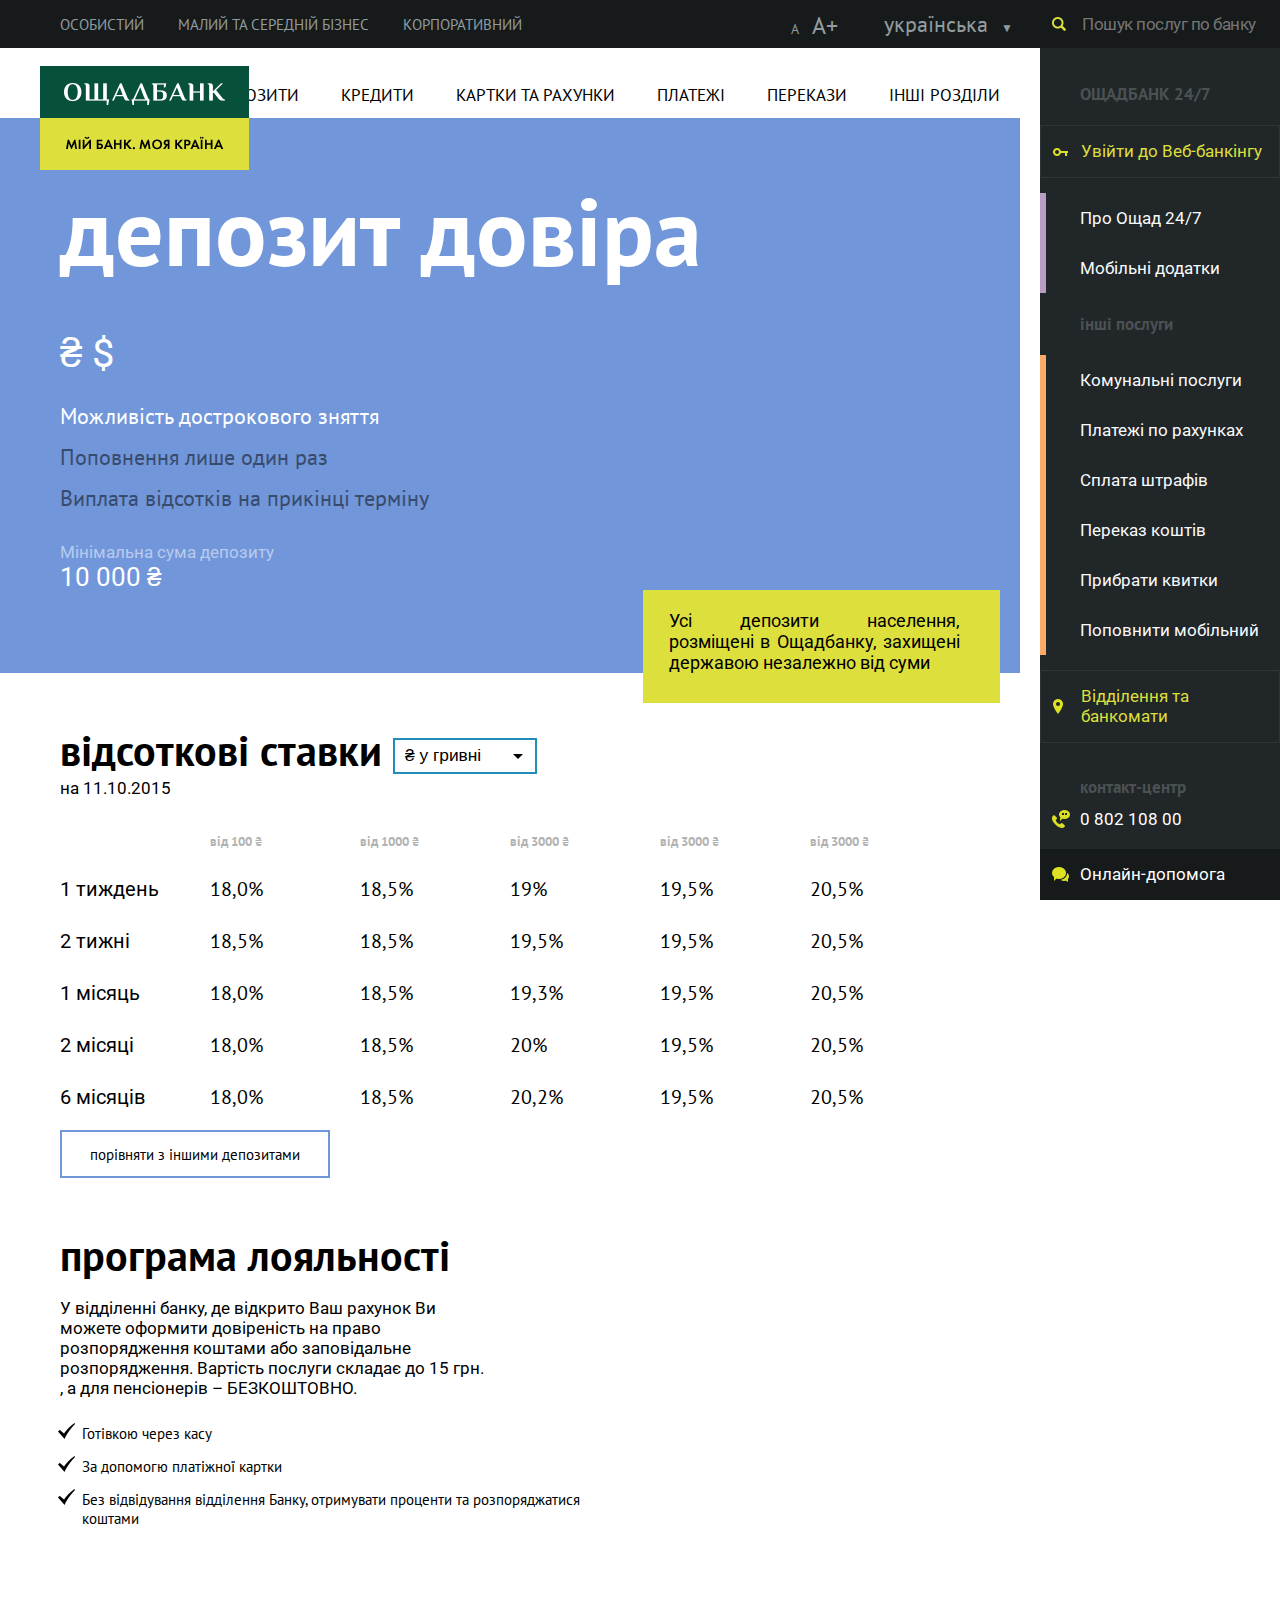
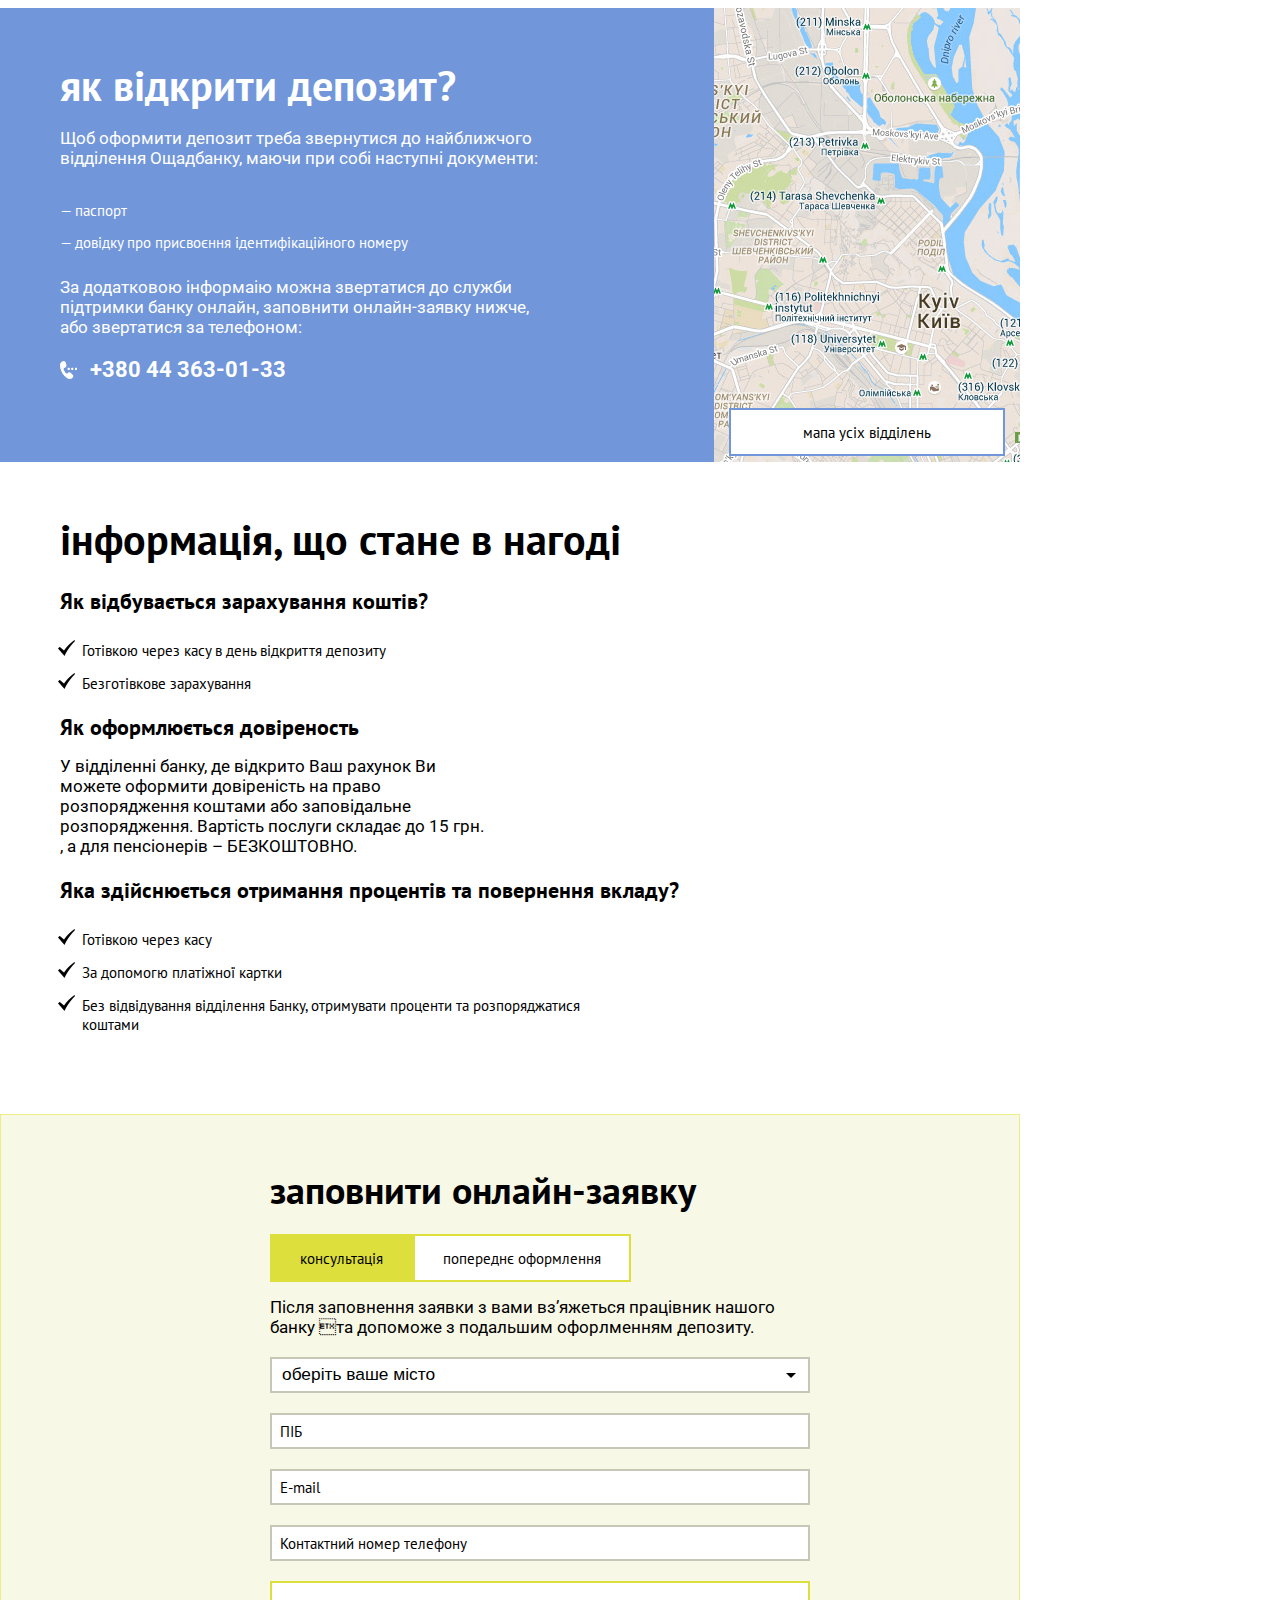
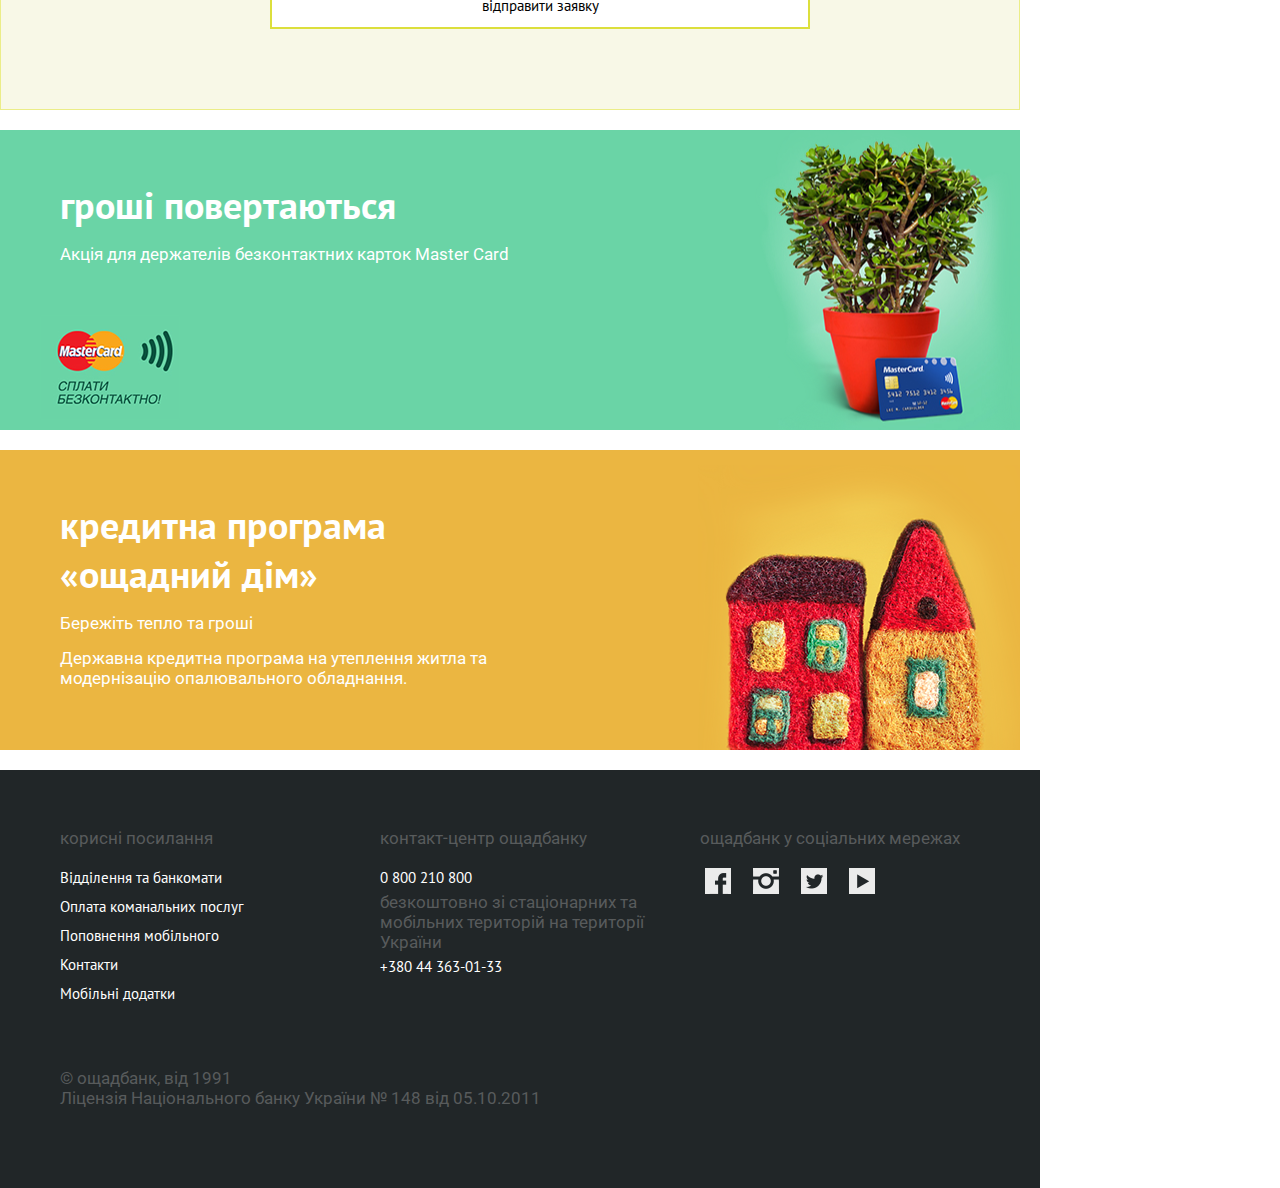
<file: pagePsd1/index.html>
﻿<!DOCTYPE html>
<html>
<head>
<meta http-equiv="Content-Type" content="text/html; charset=utf-8"/>
    <title></title>
	<meta charset="utf-8" />
    <link rel="stylesheet" href="css/reset.css"/>
    <!--Google Fonts-->
    <link href="https://fonts.googleapis.com/css?family=Roboto:400,400italic,500italic,500,700,700italic&subset=latin,cyrillic" rel="stylesheet" type="text/css">
    <link href="https://fonts.googleapis.com/css?family=Roboto+Condensed:400,400italic,700,700italic&subset=latin,cyrillic,cyrillic-ext" rel="stylesheet" type="text/css">
    <link href='https://fonts.googleapis.com/css?family=PT+Sans:400,700' rel='stylesheet' type='text/css'>
    <link rel="stylesheet" href="css/StyleSheet.css"/>
    <link rel="stylesheet" href="css/AllSideBar.css"/>
    <link rel="stylesheet" href="css/AllHeader.css"/>
    <link rel="stylesheet" href="css/mainContent.css"/>
    <link rel="stylesheet" href="css/jquery.formstyler.css"/>
    <style>
            /*Під екран 640px*/
        @media (max-width:640px){

            html{
                background-color:#161a1b;
            }
            .container{
            width:640px;
            position:absolute;
            margin-right:0;
            border:orange solid 0px;
            z-index:3;
            background-color:#fff;
        }

            #right_sidebar{
                visibility:hidden;
            }

            .inContainer{
            border:0px solid red;
            position:relative;
            padding-left:50px;
            margin-bottom:20px;
            max-width:610px;
            /*min-width:300px;*/
        }

            .inContainer h1{
            padding-top:20px;
            font-size:70px;
        }

            .inContainer h2{
            /*margin-top:20px;*/
            font-size:52px;
        }
            .inContainer h3{
            margin-top:50px;
            font-size:30px;
        }

            .inContainer p{
                font-size:27px;
                margin-top:25px;
                max-width:none;
            }

            .inContainer ul{
                font-size:19pt;
                /*padding:0;*/
                font-weight:bold;
            }

            .slider, .Taxes, .How, .FAQ, .Form, form, .promo{
                width:610px;
                margin-left:0;
            }

            #mask {
                background-color: rgba(0,0,0,.3);
                height: 100%;
                position:absolute;
                z-index:4;
                width: 100%;
                top: 0;
                left: 0;
                display:none;
            }

            /*sidebar*/

            .right_top_sidebar{
                display:none;
            }
            
            .allSidebar{
                /*margin:0 auto;*/
                border:red solid 0px;
                height:100px;
                background-color:#161a1b;
            }

            .left_top_sidebar{
            width:89px;
            }


            .left_top_sidebar a{  
                display:block;
                width:300px;
                padding:5px 0;
            }

            .left_top_sidebar a:first-child{
                width:100px;
            }

            .left_top_sidebar a:not(:first-child){
                visibility:hidden;
            }

            .LTS{
                width:100px;
                height:21px;
            }

            .left_top_sidebar .LTS:hover a{
                visibility:visible;
            }
            
            .topSidebarButton{
                display:block;
                top:35.5px;
                outline: none;
                right:33.5px;
                background-color:#161a1b;
            }
            /*sidebar*/

            .headerBar{
                display:none;
            }

            /*slider*/
            .slider{
                /*height:120%;*/
                padding-bottom:80px;
                background-image:url(images/pusanku.png);
                background-repeat:no-repeat;
                background-position:195px 483px;
            }

            .sliderMark{
                bottom:-320px;
                left:0;
                width:100%;
                background-image:url(images/Polygon-1.png);
                background-repeat:no-repeat;
                background-position:580px center;
            }

            .sliderMark p{
                margin:0;
                padding:30px 100px 30px 50px;
                text-align:left;
                max-width:none;
            }


            /*Taxes*/
            .Taxes{
                padding-top:180px;
                padding-bottom:30px;
                overflow:hidden;
                
            }

            .tableContainer{
                margin-left:-20px;
                overflow:scroll;
                overflow-y:hidden;
            }

            .tableContainer table{
                font-size:25pt;
                width:1200px;  
            }

            .tableContainer tr,.tableContainer td{
                position:relative;
            }

             .Taxes .displayOn640{
                display:table-row;
           }

             tr:first-child, tr td:first-child{
               color:#b2b2b2;
               font-size:15pt;
           }

             tr td:first-child::after{
                 content: "";
                 width: 1px; 
                 height: 180%; 
                 background-color: #929c9f; 
                 position: absolute; 
                 left: 150px;
                 top:-30px;
             }

            .Taxes select,.Taxes input[type="button"]{
                display:none;
            }
            /*Taxes*/

            .loyalty{
                display:none;
            }


            /*How*/
            /*.How {
                height:570px;
            }*/

            .MapHow{
                display:none;
            }
            
            .HowContent{
                width:100%;
                float:none;
            }

            /*.How ul{
                margin-left:-15px;
            }*/
            /*How*/

            /*Form*/
            .Form .dani{
                display:none;
            }

            .Form .radioBtn input{
                height:auto;
                padding:20px 0;
                font-size:25pt;
                /*display:block;*/
                width:100%;
            }

            .Form p{
                width:100%;
            }
            /*Form*/

            /*promo*/

            .promo{
                height:450px;
                background-position:450px bottom;
            }

            /*.promo1{
                 background-position:450px bottom;
            }
            .promo2{
                 margin-top:20px;
                 background-position:465px bottom;
            }*/

            .promo2Content h2,.promo2Content p,#license{
                 width:86%;
            }

            /*footer*/
            footer ul li{
                width:500px;
            }

            .social{
                margin-top:20px;
            }

            .form2{
                width:70%;
            }
        }



    </style>
    <script src="script/jquery-1.10.2.min.js" type="text/javascript"></script>
    <script src="script/JavaScript.js" type="text/javascript"></script>
    <script src="script/adapt.js" type="text/javascript"></script>
    <script src="script/topSide.js" type="text/javascript"></script>
    <script src="script/form.js" type="text/javascript"></script>
    <script src="script/jquery.formstyler.min.js" type="text/javascript"></script>
    <!--[if IE]>
        <script src="http://html5shiv.googlecode.com/svn/trunk/html5.js"></script>
<![endif]-->

</head>
<body class="pagewrapper">
            <div class="container">
                <div id="mask"></div>
                <div class="allSidebar">
                    <div class="top_sidebar">
                        <div class="left_top_sidebar">
                            <div class="LTS">
                                <a href="#">Особистий</a>
                                <a href="#">Малий та середній бізнес</a>
                                <a href="#">Корпоративний</a>
                            </div>
                        </div>
                        <div class="right_top_sidebar">
                            <ul class="fontTrigger">
                                <li><a class="smalFt" href="#0">A<span>-</span></a></li>
                                <li><a class="bigFt" href="#0">A<span>+</span></a></li>
                            </ul>
                            <div class="len">
                                <a href="#">українська <span>&#9660</span></a>
                                <a class="en" href="#">english</a>
                            </div>
                        </div>
                        <button class="topSidebarButton"></button>
                    </div>
                </div>            
                <header class="header">
                    <div class="logo">
                        <a href="#"><img src="images/logo.png" alt="" /></a>
                    </div>
                    <div class="headerBar">
                        <ul class="headerLi">
                            <li>
                                <a href="#">Депозити</a>
                                <div class="SubHeader">
                                    <ul>
                                        <li>
                                            <p class="headerBarLable">Депозитні програми Ощадбанку</p>
                                        </li>
                                        <li>
                                            <div class="bgSlideYellow bgSlide">
                                                <a href="#">Пункт</a>
                                            </div>
                                        </li>
                                        <li>
                                            <div class="bgSlideYellow bgSlide">
                                                <a href="#">Пункт</a>
                                            </div>
                                        </li>
                                        <li>
                                            <div class="bgSlideYellow bgSlide">
                                                <a href="#">Пункт</a>
                                            </div>
                                        </li>
                                        <li>
                                            <div class="bgSlideYellow bgSlide">
                                                <a href="#">Пункт</a>
                                            </div>
                                        </li>
                                    </ul>
                                </div>
                            </li>
                            <li>
                                <a href="#">Кредити</a>
                                <div class="SubHeader otherSection otherSection2Coll">

                                    <ul id="KrSubHeaderCollumn1">
                                        <li>
                                            <p class="headerBarLable">Державні програми</p>
                                        </li>
                                        <li>
                                            <div class="bgSlideYellow bgSlide">
                                                <a href="#">Енергокредит</a>
                                            </div>
                                        </li>
                                        <li>
                                            <p class="headerBarLable">Кредитии від Ощадбанку</p>
                                        </li>
                                        <li>
                                            <div class="bgSlideYellow bgSlide">
                                                <a href="#">На авто</a>
                                            </div>
                                        </li>
                                        <li>
                                            <div class="bgSlideYellow bgSlide">
                                                <a href="#">На житло<span class="headerBarLable InlineLable">(на вторинному ринку)</span></a>

                                            </div>

                                        </li>
                                        <li>
                                            <div class="bgSlideYellow bgSlide">
                                                <a href="#">Кредитні картки</a>
                                            </div>
                                        </li>
                                        <li></li>
                                    </ul>
                                    <ul id="KrSubHeaderCollumn2">
                                        <li></li>
                                        <li></li>
                                        <li></li>
                                        <li>
                                            <div class="bgSlideYellow bgSlide">
                                                <a href="#">Споживчі кредити під іпотеку</a>
                                            </div>
                                        </li>
                                        <li>
                                            <div class="bgSlideYellow bgSlide">
                                                <a href="#">Під заставу грошей на депозиті</a>
                                            </div>

                                        </li>
                                        <li>
                                            <div class="bgSlideYellow bgSlide">
                                                <a href="#">Кредитування під подушку</a>
                                            </div>
                                        </li>
                                        <li>
                                            <div class="bgSlideYellow bgSlide">
                                                <a href="#">Програма перекредитування</a>
                                            </div>
                                        </li>
                                    </ul>
                                    <div class="SubHeadercalk">
                                        <a href="#">Кредитний Калькулятор</a>
                                    </div>
                                </div>
                            </li>
                            <li>
                                <a href="#">Картки та рахунки</a>
                                <div class="SubHeader">
                                    <ul>
                                        <li>
                                            <p class="headerBarLable">Депозитні програми Ощадбанку</p>
                                        </li>
                                        <li>
                                            <div class="bgSlideYellow bgSlide">
                                                <a href="#">Пункт</a>
                                            </div>
                                        </li>
                                        <li>
                                            <div class="bgSlideYellow bgSlide">
                                                <a href="#">Пункт</a>
                                            </div>
                                        </li>
                                        <li>
                                            <div class="bgSlideYellow bgSlide">
                                                <a href="#">Пункт</a>
                                            </div>
                                        </li>
                                        <li>
                                            <div class="bgSlideYellow bgSlide">
                                                <a href="#">Пункт</a>
                                            </div>
                                        </li>
                                    </ul>
                                </div>
                            </li>
                            <li>
                                <a href="#">Платежі</a>
                                <div class="SubHeader">
                                    <ul>
                                        <li>
                                            <p class="headerBarLable">Депозитні програми Ощадбанку</p>
                                        </li>
                                        <li>
                                            <div class="bgSlideYellow bgSlide">
                                                <a href="#">Пункт</a>
                                            </div>
                                        </li>
                                        <li>
                                            <div class="bgSlideYellow bgSlide">
                                                <a href="#">Пункт</a>
                                            </div>
                                        </li>
                                        <li>
                                            <div class="bgSlideYellow bgSlide">
                                                <a href="#">Пункт</a>
                                            </div>
                                        </li>
                                        <li>
                                            <div class="bgSlideYellow bgSlide">
                                                <a href="#">Пункт</a>
                                            </div>
                                        </li>
                                    </ul>
                                </div>
                            </li>
                            <li>
                                <a href="#">перекази</a>
                                <div class="SubHeader">
                                    <ul>
                                        <li>
                                            <p class="headerBarLable">Депозитні програми Ощадбанку</p>
                                        </li>
                                        <li>
                                            <div class="bgSlideYellow bgSlide">
                                                <a href="#">Пункт</a>
                                            </div>
                                        </li>
                                        <li>
                                            <div class="bgSlideYellow bgSlide">
                                                <a href="#">Пункт</a>
                                            </div>
                                        </li>
                                        <li>
                                            <div class="bgSlideYellow bgSlide">
                                                <a href="#">Пункт</a>
                                            </div>
                                        </li>
                                        <li>
                                            <div class="bgSlideYellow bgSlide">
                                                <a href="#">Пункт</a>
                                            </div>
                                        </li>
                                    </ul>
                                </div>
                            </li>
                            <li>
                                <!--Чотири колонки-->
                                <a href="#">Інші розділи</a>
                                <div class="SubHeader otherSection otherSection4Coll">
                                    <div class="SubHeaderSearch">
                                        <input id="HeaderSearchField" type="text" placeholder="пошук послуг" />
                                        <input id="ClearHeaderSearchField" type="button" />
                                    </div>
                                    <ul id="KrSubHeaderCollumn1">
                                        <li>
                                            <p class="headerBarLable">про Ощадбанк</p>
                                        </li>
                                        <li>
                                            <div class="bgSlideYellow bgSlide">
                                                <a href="#">Наглядова рада</a>
                                            </div>
                                        </li>
                                        <li>
                                            <div class="bgSlideYellow bgSlide">
                                                <a href="#">Правління банку</a>
                                            </div>
                                        </li>
                                        <li>
                                            <div class="bgSlideYellow bgSlide">
                                                <a href="#">Керівництво обласних управлінь</a>
                                            </div>
                                        </li>
                                        <li>
                                            <div class="bgSlideYellow bgSlide">
                                                <a href="#">Звітність</a>
                                            </div>
                                        </li>
                                        <li>
                                            <div class="bgSlideYellow bgSlide">
                                                <a href="#">Кар'єра</a>
                                            </div>
                                        </li>
                                        <li>
                                            <div class="bgSlideYellow bgSlide">
                                                <a href="#">Рейтинги</a>
                                            </div>
                                        </li>
                                        <li>
                                            <div class="bgSlideYellow bgSlide">
                                                <a href="#">Міссія та стратегічна мета</a>
                                            </div>
                                        </li>
                                        <li>
                                            <div class="bgSlideYellow bgSlide">
                                                <a href="#">Історія Ощадбанку</a>
                                            </div>
                                        </li>

                                    </ul>
                                    <ul id="KrSubHeaderCollumn2">
                                        <li>
                                            <p class="headerBarLable">депозитні програми</p>
                                        </li>
                                        <li>
                                            <div class="bgSlideYellow bgSlide">
                                                <a href="#">Класичний</a>
                                            </div>
                                        </li>
                                        <li>
                                            <div class="bgSlideYellow bgSlide">
                                                <a href="#">Капітал</a>
                                            </div>
                                        </li>
                                        <li>
                                            <div class="bgSlideYellow bgSlide">
                                                <a href="#">Гнучкий</a>
                                            </div>
                                        </li>
                                        <li>
                                            <div class="bgSlideYellow bgSlide">
                                                <a href="#">Писанка</a>
                                            </div>
                                        </li>
                                        <li>
                                            <div class="bgSlideYellow bgSlide">
                                                <a href="#">Пенсійний</a>
                                            </div>
                                        </li>
                                        <li>
                                            <p class="headerBarLable">інші кредитні програми</p>
                                        </li>
                                        <li>
                                            <div class="bgSlideYellow bgSlide">
                                                <a href="#">На авто</a>
                                            </div>
                                        </li>
                                        <li>
                                            <div class="bgSlideYellow bgSlide">
                                                <a href="#">Кредитні картки</a>
                                            </div>
                                        </li>
                                    </ul>

                                    <ul id="KrSubHeaderCollumn3">
                                        <li>
                                            <p class="headerBarLable">державні кредитні програми</p>
                                        </li>
                                        <li>
                                            <div class="bgSlideYellow bgSlide">
                                                <a href="#">Енергокредит</a>
                                            </div>
                                        </li>
                                        <li>
                                            <div class="bgSlideYellow bgSlide">
                                                <a href="#">Доступне житло</a>
                                            </div>
                                        </li>
                                        <li>
                                            <p class="headerBarLable">інші кредитні програми</p>
                                        </li>
                                        <li>
                                            <div class="bgSlideYellow bgSlide">
                                                <a href="#">На авто</a>
                                            </div>
                                        </li>
                                        <li>
                                            <div class="bgSlideYellow bgSlide">
                                                <a href="#">На житло<span class="headerBarLable InlineLable">(на вторинному ринку)</span></a>

                                            </div>
                                        </li>
                                        <li>
                                            <div class="bgSlideYellow bgSlide">
                                                <a href="#">Кредитні картки</a>
                                            </div>
                                        </li>
                                        <li>
                                            <div class="bgSlideYellow bgSlide">
                                                <a href="#">Споживчі кредити під іпотеку</a>
                                            </div>
                                        </li>
                                        <li>
                                            <div class="bgSlideYellow bgSlide">
                                                <a href="#">Під заставу грошей на депозиті</a>
                                            </div>
                                        </li>
                                    </ul>

                                    <ul id="KrSubHeaderCollumn4">
                                        <li>
                                            <p class="headerBarLable">платіжні картки</p>
                                        </li>
                                        <li>
                                            <div class="bgSlideYellow bgSlide">
                                                <a href="#">Стандартна</a>
                                            </div>
                                        </li>
                                        <li>
                                            <div class="bgSlideYellow bgSlide">
                                                <a href="#">Економна</a>
                                            </div>
                                        </li>
                                        <li>
                                            <div class="bgSlideYellow bgSlide">
                                                <a href="#">Національна</a>
                                            </div>
                                        </li>
                                        <li>
                                            <div class="bgSlideYellow bgSlide">
                                                <a href="#">Універсальна</a>
                                            </div>
                                        </li>
                                        <li>
                                            <div class="bgSlideYellow bgSlide">
                                                <a href="#">Студентська</a>
                                            </div>
                                        </li>
                                        <li>
                                            <div class="bgSlideYellow bgSlide">
                                                <a href="#">Пенсійна</a>
                                            </div>
                                        </li>
                                        <li>
                                            <div class="bgSlideYellow bgSlide">
                                                <a href="#">Зарплатна</a>
                                            </div>
                                        </li>
                                        <li>
                                            <div class="bgSlideYellow bgSlide">
                                                <a href="#">Соціальна</a>
                                            </div>
                                        </li>
                                    </ul>
                                </div>
                            </li>
                        </ul>
                    </div>
                </header>
                <div class="slider ">
                    <div class="inContainer">
                        <h1>депозит довіра</h1>
                        <!--<h1 class="DepositPusanka">депозит «писанка»</h1>-->
                        <p>₴ $</p>
                        <ul>
                            <li>Можливість дострокового зняття</li>
                            <li>Поповнення лише один раз</li>
                            <li>Виплата відсотків на прикінці терміну</li>
                        </ul>
                        <!--<div class="slider3p">
                            <p>Можливість дострокового зняття</p>
                            <p>Поповнення лише один раз</p>
                            <p>Виплата відсотків на прикінці терміну</p>
                        </div>-->

                        <div class="MinSumDep">
                            <p>Мінімальна сума депозиту</p>
                            <p>10 000 ₴</p>
                        </div>
                        <div class="sliderMark">
                            <p>Усі депозити населення, розміщені в Ощадбанку, захищені державою незалежно від суми</p>
                        </div>

                    </div>
                </div>
                <div class="Taxes blueButton">
                    <div class="inContainer">
                        <h1>відсоткові ставки
                                <select>
                                    <option>₴ у гривні</option>
                                    <option>$ у доларах</option>
                                </select>
                        </h1>
                        <p>на 11.10.2015</p>
                        
                        <div class="tableContainer">
                            <table>
                                <colgroup>
                                    <col id="col1">
                                    <col id="col2">
                                    <col id="col3">
                                    <col id="col4">
                                    <col id="col5">
                                    <col id="col6">
                                </colgroup>
                                <tr>
                                    <th scope="col"></th>
                                    <th scope="col">від 100 ₴</th>
                                    <th scope="col">від 1000 ₴</th>
                                    <th scope="col">від 3000 ₴</th>
                                    <th scope="col">від 3000 ₴</th>
                                    <th scope="col">від 3000 ₴</th>
                                </tr>
                                <tr>
                                    <td>1 тиждень</td>
                                    <td>18,0%</td>
                                    <td>18,5%</td>
                                    <td>19%</td>
                                    <td>19,5%</td>
                                    <td>20,5%</td>
                                </tr>

                                <tr>
                                    <td>2 тижні</td>
                                    <td>18,5%</td>
                                    <td>18,5%</td>
                                    <td>19,5%</td>
                                    <td>19,5%</td>
                                    <td>20,5%</td>
                                </tr>
                                <tr>
                                    <td>1 місяць</td>
                                    <td>18,0%</td>
                                    <td>18,5%</td>
                                    <td>19,3%</td>
                                    <td>19,5%</td>
                                    <td>20,5%</td>
                                </tr>
                                <tr>
                                    <td>2 місяці</td>
                                    <td>18,0%</td>
                                    <td>18,5%</td>
                                    <td>20%</td>
                                    <td>19,5%</td>
                                    <td>20,5%</td>
                                </tr>
                                <tr class="displayOn640">
                                    <td>3 місяці</td>
                                    <td>19,6%</td>
                                    <td>19,6%</td>
                                    <td>19,6%</td>
                                    <td>19,6%</td>
                                    <td>19,6%</td>
                                </tr>
                                <tr>
                                    <td>6 місяців</td>
                                    <td>18,0%</td>
                                    <td>18,5%</td>
                                    <td>20,2%</td>
                                    <td>19,5%</td>
                                    <td>20,5%</td>
                                </tr>
                                <tr class="displayOn640">
                                    <td>12 місяців</td>
                                    <td>20,0%</td>
                                    <td>20,0%</td>
                                    <td>20,0%</td>
                                    <td>20,0%</td>
                                    <td>20,0%</td>
                                </tr>
                                <tr class="displayOn640">
                                    <td>18 місяців</td>
                                    <td>21,0%</td>
                                    <td>21,0%</td>
                                    <td>21,0%</td>
                                    <td>21,0%</td>
                                    <td>21,0%</td>
                                </tr>
                            </table>
                        </div>


                        <input class="blueButton" type="button" value="порівняти з іншими депозитами" />
                    </div>
                </div>
                <div class="loyalty">
                    <div class="inContainer">
                        <h1>програма лояльності</h1>
                        <p>
                            У відділенні банку, де відкрито Ваш рахунок Ви можете оформити довіреність
                            на право розпорядження коштами або заповідальне розпорядження.
                            Вартість послуги складає до 15 грн. , а для пенсіонерів – БЕЗКОШТОВНО.
                        </p>
                        <ul>
                            <li>Готівкою через касу </li>
                            <li>За допомогю платіжної картки</li>
                            <li>Без відвідування відділення Банку, отримувати проценти та розпоряджатися коштами</li>
                        </ul>
                    </div>

                </div>
                <div class="How blueButton">
                    <div class="inContainer">
                        <div class="HowContent">
                            <h1>як відкрити депозит?</h1>
                            <p>Щоб оформити депозит треба звернутися до найближчого відділення Ощадбанку, маючи при собі наступні документи:</p>
                            <ul>
                                <li>— паспорт</li>
                                <li>— довідку про присвоєння ідентифікаційного номеру</li>
                            </ul>
                            <p>За додатковою інформаію можна звертатися до служби підтримки банку онлайн, заповнити онлайн-заявку нижче, або звертатися за телефоном:</p>
                            <h3>+380 44 363-01-33</h3>
                        </div>
                        <div class="MapHow">
                            <input type="button" value="мапа усіх відділень" />
                        </div>
                        
                    </div>
                </div>
                <div class="FAQ">
                    <div class="inContainer">
                        <h1>інформація, що стане в нагоді</h1>
                        <h3>Як відбувається зарахування коштів?</h3>
                        <ul>
                            <li>Готівкою через касу в день відкриття депозиту</li>
                            <li> Безготівкове зарахування</li>
                        </ul>
                        <h3>Як оформлюється довіреность</h3>
                        <p>
                            У відділенні банку, де відкрито Ваш рахунок Ви можете оформити довіреність
                            на право розпорядження коштами або заповідальне розпорядження.
                            Вартість послуги складає до 15 грн. , а для пенсіонерів – БЕЗКОШТОВНО.
                        </p>
                        <h3>Яка здійснюється отримання процентів та повернення вкладу?</h3>
                        <ul>
                            <li>Готівкою через касу</li>
                            <li>За допомогю платіжної картки</li>
                            <li>Без відвідування відділення Банку, отримувати проценти та розпоряджатися коштами</li>
                        </ul>
                    </div>
                </div>
                <div class="Form">
                    <div class="inContainer">
                        <form name="form1">
                            <h2>заповнити онлайн-заявку</h2>
                            <div class="radioBtn">
                                <input class="activeBtn" type="button" />
                                <input id="PopOform" type="button" value="попереднє оформлення" />
                            </div>
                            <p>
                                Після заповнення заявки з вами взʼяжеться працівник нашого банку та допоможе з подальшим офорлменням депозиту.
                            </p>
                            <div class="dani">
                                <select data-placeholder="оберіть ваше місто">
                                    <option label="-"></option>
                                    <option>Київ</option>
                                    <option>Львів</option>
                                    <option>Чернівці</option>
                                </select>
                                <div class="inputContainer">
                                    <label for="PIB" class="PIBL">ПІБ</label>
                                    <input type="text" class="PIB" />
                                </div>
                                <div class="inputContainer">
                                    <label for="Email" class="EmailL">E-mail</label>
                                    <input type="text" name="mail" id="Email" class="Email" />
                                </div>
                                <div class="inputContainer">
                                    <label for="phoneNum" class="TelL">Контактний номер телефону</label>
                                    <input type="text" name="tel" id="phoneNum" class="telF">
                                </div>
                                
                                <input type="button" value="відправити заявку" onclick="prov_adress(form1)" />
                            </div>
                        </form>

                    </div>
                </div>
                <div class="promo promo1">
                    <div class="inContainer">
                        <div class="promo1Content">
                            <h2>гроші повертаються</h2>
                            <p>Акція для держателів безконтактних карток Master Card</p>
                            <img src="images/promo_img2.png" />
                        </div>
                    </div>
                </div>
                <div class="promo promo2">
                    <div class="inContainer">
                        <div class="promo2Content">
                            <h2>кредитна програма<br /> «ощадний дім»</h2>
                            <p>Бережіть тепло та гроші</p>
                            <p>Державна кредитна програма на утеплення житла та модернізацію опалювального обладнання.</p>
                        </div>
                    </div>
                </div>
                <footer class="footer">
                    <div class="inContainer">
                        <ul>
                            <li>
                                <p>корисні посилання</p>
                                <a href="#">Відділення та банкомати</a>
                                <a href="#">Оплата команальних послуг</a>
                                <a href="#">Поповнення мобільного</a>
                                <a href="#">Контакти</a>
                                <a href="#">Мобільні додатки</a>
                            </li>
                            <content class="foter1col"></content>
                            <li>
                                <p>контакт-центр ощадбанку</p>
                                <a href="#">0 800 210 800</a>
                                <p>безкоштовно зі стаціонарних та мобільних територій на території України</p>
                                <a href="#">+380 44 363-01-33</a>
                            </li>
                            <li class="social">
                                <p>ощадбанк у соціальних мережах</p>
                                <a href="#" class="socialFb"></a>
                                <a href="#" class="socialInsta"></a>
                                <a href="#" class="socialTw"></a>
                                <a href="#" class="socialGp"></a>
                            </li>
                        </ul>
                        <div id="license">
                            <p>© ощадбанк, від 1991</p>
                            <p>Ліцензія Національного банку України № 148 від 05.10.2011</p>
                        </div>
                    </div>
                </footer>
            </div>
        <div id="right_sidebar">
            <div class="right_sidebarMain">
                <div class="search">
                    <input type="text" placeholder="Пошук послуг по банку"/>
                </div>
                <div class="lable">
                    <span>ОЩАДБАНК 24/7</span>
                </div>
                <div class="enterToWB ent_vidd_onl">
                    <a href="#">Увійти до Веб-банкінгу</a>
                </div>
                <div class="SideBarsContainer">
                    <div class="bgSlidePurple bgSlide">
                        <a href="#">Про Ощад 24/7</a>
                    </div>
                    <div class="bgSlidePurple bgSlide">
                        <a href="#">Мобільні додатки</a>
                    </div>
                </div>
                <div class="lable">
                    <span>інші послуги</span>
                </div>

                <div class="SideBarsContainer">
                    <div class="bgSlideOrange bgSlide">
                        <a href="#">Комунальні послуги</a>
                    </div>
                    <div class="bgSlideOrange bgSlide">
                        <a href="#">Платежі по рахунках</a>
                    </div>
                    <div class="bgSlideOrange bgSlide">
                        <a href="#">Сплата штрафів</a>
                    </div>
                    <div class="bgSlideOrange bgSlide">
                        <a href="#">Переказ коштів</a>
                    </div>
                    <div class="bgSlideOrange bgSlide">
                        <a href="#">Прибрати квитки</a>
                    </div>
                    <div class="bgSlideOrange bgSlide">
                        <a href="#">Поповнити мобільний</a>
                    </div>
                </div>
                <div class="ViddilAndBank ent_vidd_onl">
                    <a href="#">Відділення та банкомати</a>
                </div>
            </div>
            <div class="right_sidebarBottom">
                <div class="lable">
                    <span>контакт-центр</span>
                </div>
                <div class="tel">
                    <a href="#">0 802 108 00</a>
                </div>
                <div class="onlineCol ent_vidd_onl">
                    <a href="#">Онлайн-допомога</a>
                </div>
            </div>
        </div>
        <div class="form2Margin">
            <div class="inContainer" onclick="event.stopPropagation()">
                <div class="logo2">
                    <a href="#"><img src="images/logo.png" alt="" /></a>
                </div>
                <button id="closeF2"></button>
                <form class="form2 " name="form2">
                    
                    <h2>попереднє оформлення кредиту</h2>
                    <p>
                        Після заповнення заявки з вами взʼяжеться працівник нашого банку та допоможе з подальшим офорлменням депозиту.
                    </p>
                    <div class="dani">
                        <div class="inputContainer">
                            <label for="PIB" class="PIBL">ПІБ</label>
                            <input type="text" class="PIB" />
                        </div>
                        <div class="inputContainer">
                            <label for="Emailf2" class="EmailL">E-mail:</label>
                            <input type="text" name="mail" id="Email" class="Email" />
                        </div>
                        <div class="inputContainer">
                            <label for="phoneNumf2" class="TelL">Контактний номер телефону</label>
                            <input type="text" name="tel" id="phoneNum" class="telF">
                        </div>

                        <div class="show-task">
                            <input type="checkbox" id="chb1f2" />
                            <label class="delete-task" for="chb1f2">В мене є не погашені кредити в інших банках</label>
                        </div>
                        <div class="show-task">
                            <input type="checkbox" id="chb2f2" />
                            <label class="delete-task" for="chb2f2">В мене є не погашені кредити в інших банках</label>
                        </div>
                        <input type="button" id="send" value="відправити заявку" onclick="prov_adress(form2)" />
                        <input type="reset" id="resetF2" value="Скасувати заявку"/><span> (Усі дані будуть видалені)</span>
                    </div>
                </form>
            </div>
        </div>
</body>
</html>
</file>
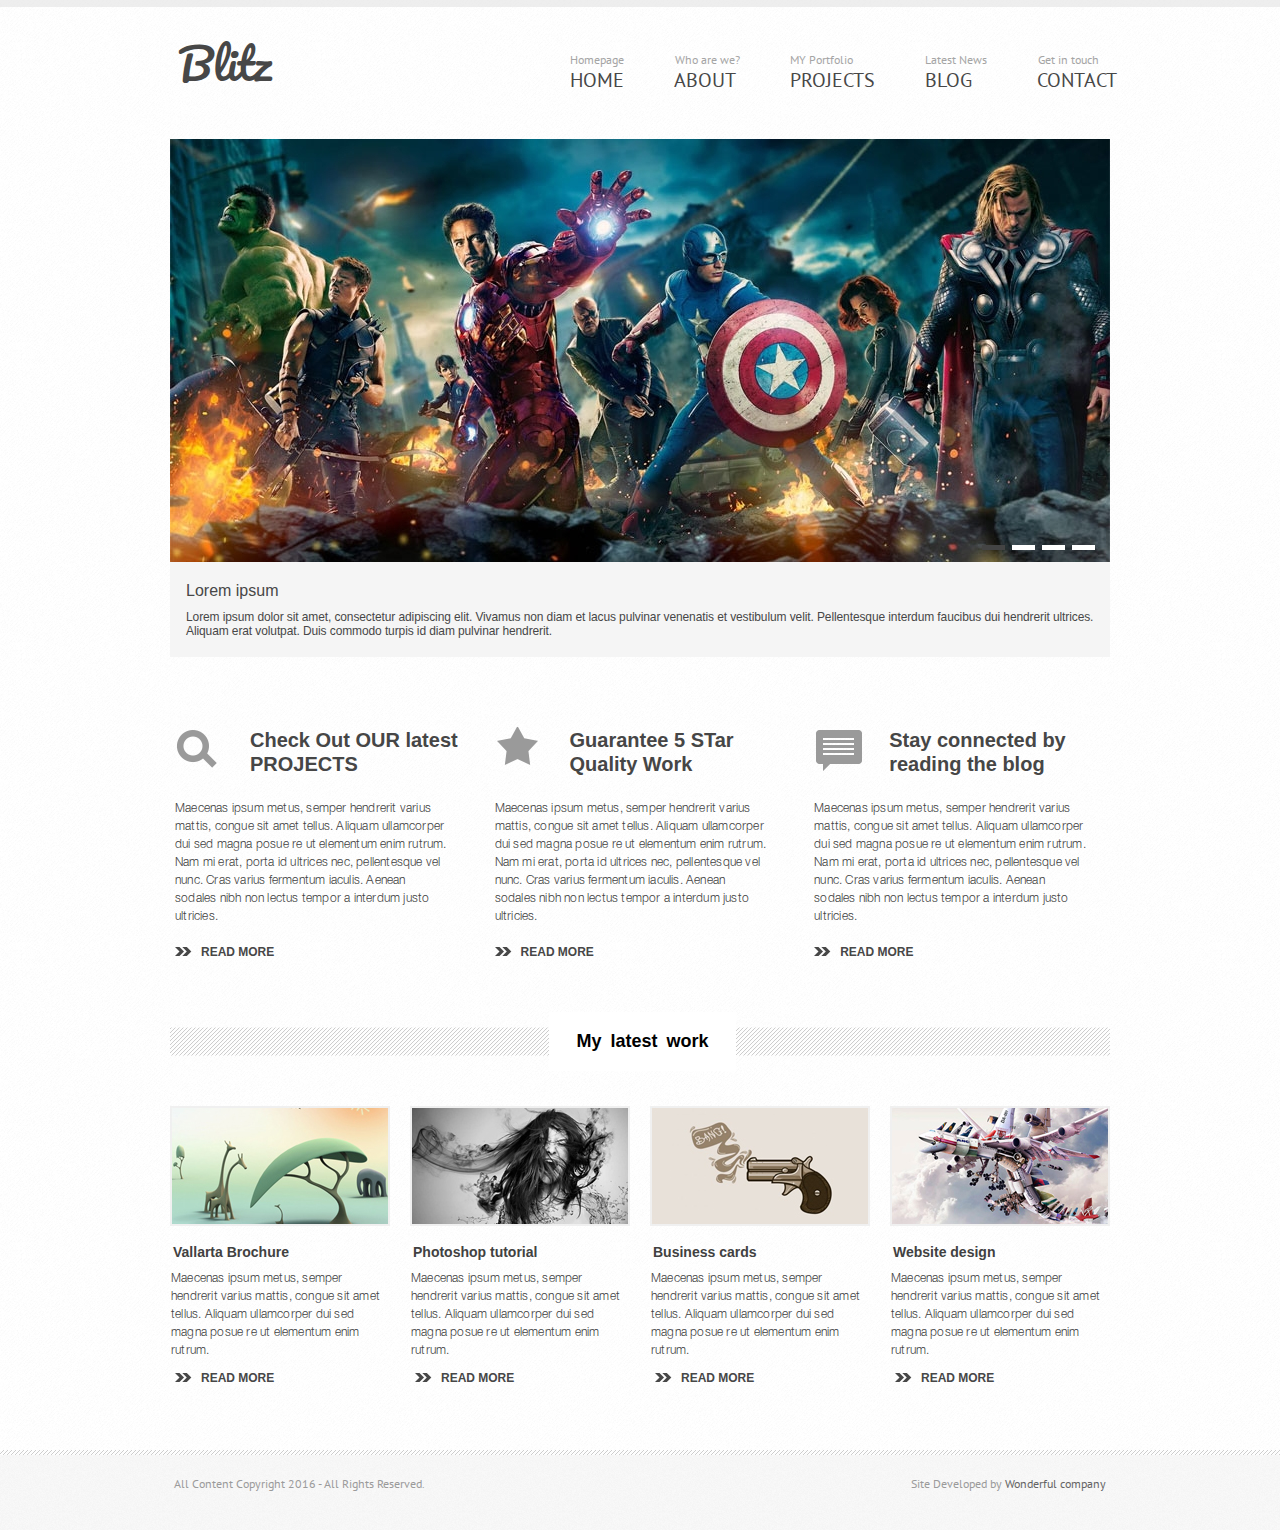
<file: pagePsd4/index.html>
﻿<!DOCTYPE html>
<html>
<head>
<meta http-equiv="Content-Type" content="text/html; charset=utf-8"/>
    <title></title>
	<meta charset="utf-8" />
    <link rel="stylesheet" href="css/reset.css"/>
    <link href='https://fonts.googleapis.com/css?family=Pacifico' rel='stylesheet' type='text/css'>
    <link href='https://fonts.googleapis.com/css?family=PT+Sans' rel='stylesheet' type='text/css'>
    <link href="css/StyleSheet.css" rel="stylesheet"/>

</head>
<body>
    <div class="top_line"></div>
    <div class="page_wrap">
        <div class="headrer_container clearfix">
            <div class="header left">Blitz</div>
            <div class="nav right">
                <ul>
                    <li>
                        <a href="#">
                            <span>Homepage</span>
                            HOME
                        </a>
                    </li>
                    <li>
                        <a href="#">
                            <span>Who  are  we?</span>
                            ABOUT
                        </a>
                    </li>
                    <li>
                        <a href="#">
                            <span>MY  Portfolio</span>
                            PROJECTS
                        </a>
                    </li>
                    <li>
                        <a href="#">
                            <span>Latest  News</span>
                            BLOG
                        </a>
                    </li>
                    <li>
                        <a href="#">
                            <span>Get  in  touch</span>
                            CONTACT
                        </a>
                    </li>

                </ul>
            </div>
        </div>
        <div class="slider clearfix">
            <div class="slider_img">
                <div class="sliders">
                    <div class="active_slide slide"><img src="images/s1.jpg" alt="img1" /></div>
                    <div class="slide"><img src="images/s2.jpg" alt="img1" /></div>
                    <div class="slide"><img src="images/s3.jpg" alt="img1" /></div>
                    <div class="slide"><img src="images/s4.jpg" alt="img1" /></div>
                </div>
                <ul>
                    <li class="active_dot dot">&ensp;</li>
                    <li class="dot">&ensp;</li>
                    <li class="dot">&ensp;</li>
                    <li class="dot">&ensp;</li>
                </ul>
            </div>
            <div class="slider_text">
                <h5>Lorem ipsum</h5>
                <p>Lorem ipsum dolor sit amet, consectetur adipiscing elit. Vivamus non diam et lacus pulvinar venenatis et vestibulum velit. Pellentesque interdum faucibus dui hendrerit ultrices. Aliquam erat volutpat. Duis commodo turpis id diam pulvinar hendrerit.</p>
            </div>
        </div>
        <div class="featured clearfix">
            <div class="featured_item">
                <h3 class="title first_icon">Check Out OUR latest PROJECTS</h3>
                <p>Maecenas ipsum metus, semper hendrerit varius mattis, congue sit amet tellus. Aliquam ullamcorper dui sed magna posue re ut elementum enim rutrum. Nam mi erat, porta id ultrices nec, pellentesque vel nunc. Cras varius fermentum iaculis. Aenean sodales nibh non lectus tempor a interdum justo ultricies.</p>
                <p class="display_none">Maecenas ipsum metus, semper hendrerit varius mattis, congue sit amet tellus. Aliquam ullamcorper dui sed magna posue re ut elementum enim rutrum. Nam mi erat, porta id ultrices nec, pellentesque vel nunc. Cras varius fermentum iaculis. Aenean sodales nibh non lectus tempor a interdum justo ultricies.</p>
                <button class="btn1">READ MORE</button>
            </div>
            <div class="featured_item">
                <h3 class="title second_icon">Guarantee  5  STar Quality Work</h3>
                <p>Maecenas ipsum metus, semper hendrerit varius mattis, congue sit amet tellus. Aliquam ullamcorper dui sed magna posue re ut elementum enim rutrum. Nam mi erat, porta id ultrices nec, pellentesque vel nunc. Cras varius fermentum iaculis. Aenean sodales nibh non lectus tempor a interdum justo ultricies.</p>
                <p class="display_none">Maecenas ipsum metus, semper hendrerit varius mattis, congue sit amet tellus. Aliquam ullamcorper dui sed magna posue re ut elementum enim rutrum. Nam mi erat, porta id ultrices nec, pellentesque vel nunc. Cras varius fermentum iaculis. Aenean sodales nibh non lectus tempor a interdum justo ultricies.</p>
                <button class="btn1">READ MORE</button>
            </div>
            <div class="featured_item">
                <h3 class="title third_icon">Stay connected  by reading  the  blog</h3>
                <p>Maecenas ipsum metus, semper hendrerit varius mattis, congue sit amet tellus. Aliquam ullamcorper dui sed magna posue re ut elementum enim rutrum. Nam mi erat, porta id ultrices nec, pellentesque vel nunc. Cras varius fermentum iaculis. Aenean sodales nibh non lectus tempor a interdum justo ultricies.</p>
                <p class="display_none">Maecenas ipsum metus, semper hendrerit varius mattis, congue sit amet tellus. Aliquam ullamcorper dui sed magna posue re ut elementum enim rutrum. Nam mi erat, porta id ultrices nec, pellentesque vel nunc. Cras varius fermentum iaculis. Aenean sodales nibh non lectus tempor a interdum justo ultricies.</p>
                <button class="btn1">READ MORE</button>
            </div>
        </div>
        <div class="portfolio clearfix">
            <div class="last_work">
                <h4>My&ensp;latest&ensp;work</h4>
            </div>
            <div class="portfolio_item">
                <div class="item_img">
                    <img src="images/portfolio_img1.jpg" alt="" />
                    <div class="p_item_hover">
                        <h6>Vallarta  Brochure</h6>
                    </div>
                </div>
                <div class="item_text">
                    <h6>Vallarta  Brochure</h6>
                    <p>Maecenas ipsum metus, semper hendrerit varius mattis, congue sit amet tellus. Aliquam ullamcorper dui sed magna posue re ut elementum enim rutrum. </p>
                    <p class="display_none">Maecenas ipsum metus, semper hendrerit varius mattis, congue sit amet tellus. Aliquam ullamcorper dui sed magna posue re ut elementum enim rutrum. </p>
                    <button class="btn1">READ MORE</button>
                </div>
            </div>
            <div class="portfolio_item">
                <div class="item_img">
                    <img src="images/portfolio_img2.jpg" alt="" />
                    <div class="p_item_hover">
                        <h6>Photoshop  tutorial</h6>
                    </div>
                </div>
                <div class="item_text">
                    <h6>Photoshop  tutorial</h6>
                    <p>Maecenas ipsum metus, semper hendrerit varius mattis, congue sit amet tellus. Aliquam ullamcorper dui sed magna posue re ut elementum enim rutrum. </p>
                    <p class="display_none">Maecenas ipsum metus, semper hendrerit varius mattis, congue sit amet tellus. Aliquam ullamcorper dui sed magna posue re ut elementum enim rutrum. </p>
                    <button class="btn1">READ MORE</button>
                </div>
            </div>
            <div class="portfolio_item">
                <div class="item_img">
                    <img src="images/portfolio_img3.jpg" alt="" />
                    <div class="p_item_hover">
                        <h6>Business  cards</h6>
                    </div>
                </div>
                <div class="item_text">
                    <h6>Business  cards</h6>
                    <p>Maecenas ipsum metus, semper hendrerit varius mattis, congue sit amet tellus. Aliquam ullamcorper dui sed magna posue re ut elementum enim rutrum. </p>
                    <p class="display_none">Maecenas ipsum metus, semper hendrerit varius mattis, congue sit amet tellus. Aliquam ullamcorper dui sed magna posue re ut elementum enim rutrum. </p>
                    <button class="btn1">READ MORE</button>
                </div>
            </div>
            <div class="portfolio_item">
                <div class="item_img">
                    <img src="images/portfolio_img4.jpg" alt="" />
                    <div class="p_item_hover">
                        <h6>Website  design</h6>
                    </div>
                </div>
                <div class="item_text">
                    <h6>Website  design</h6>
                    <p>Maecenas ipsum metus, semper hendrerit varius mattis, congue sit amet tellus. Aliquam ullamcorper dui sed magna posue re ut elementum enim rutrum. </p>
                    <p class="display_none">Maecenas ipsum metus, semper hendrerit varius mattis, congue sit amet tellus. Aliquam ullamcorper dui sed magna posue re ut elementum enim rutrum. </p>
                    <button class="btn1">READ MORE</button>
                </div>
            </div>
        </div>
    </div>
    <footer>
        <div class="footer clearfix">
            <div class="left">All Content Copyright 2016 - All Rights Reserved. </div>
            <div class="right">Site Developed by <span>Wonderful company</span></div>
        </div>
    </footer>

    <script src="script/jquery-1.10.2.min.js" type="text/javascript"></script>
    <script src="script/jquery-ui.min.js" type="text/javascript"></script>
    <script src="script/JavaScript.js" type="text/javascript"></script>
</body>
</html>
</file>
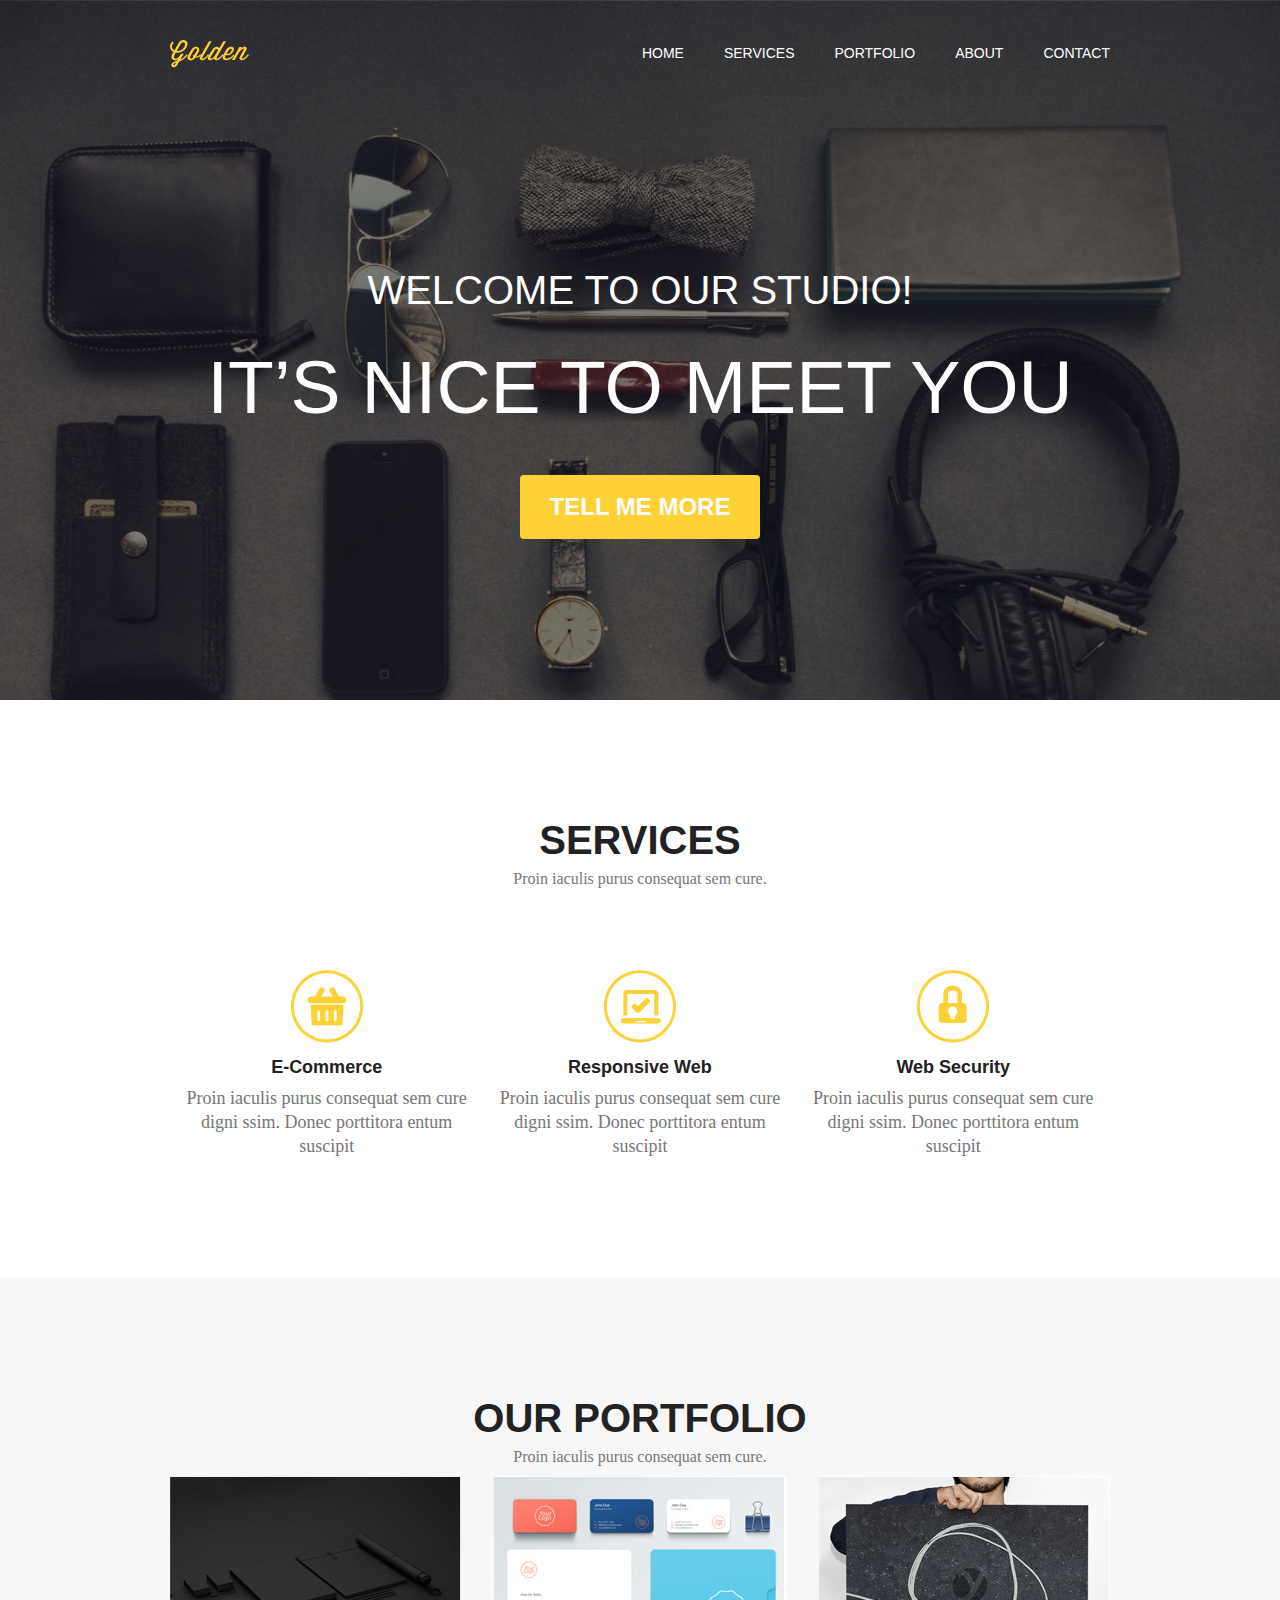
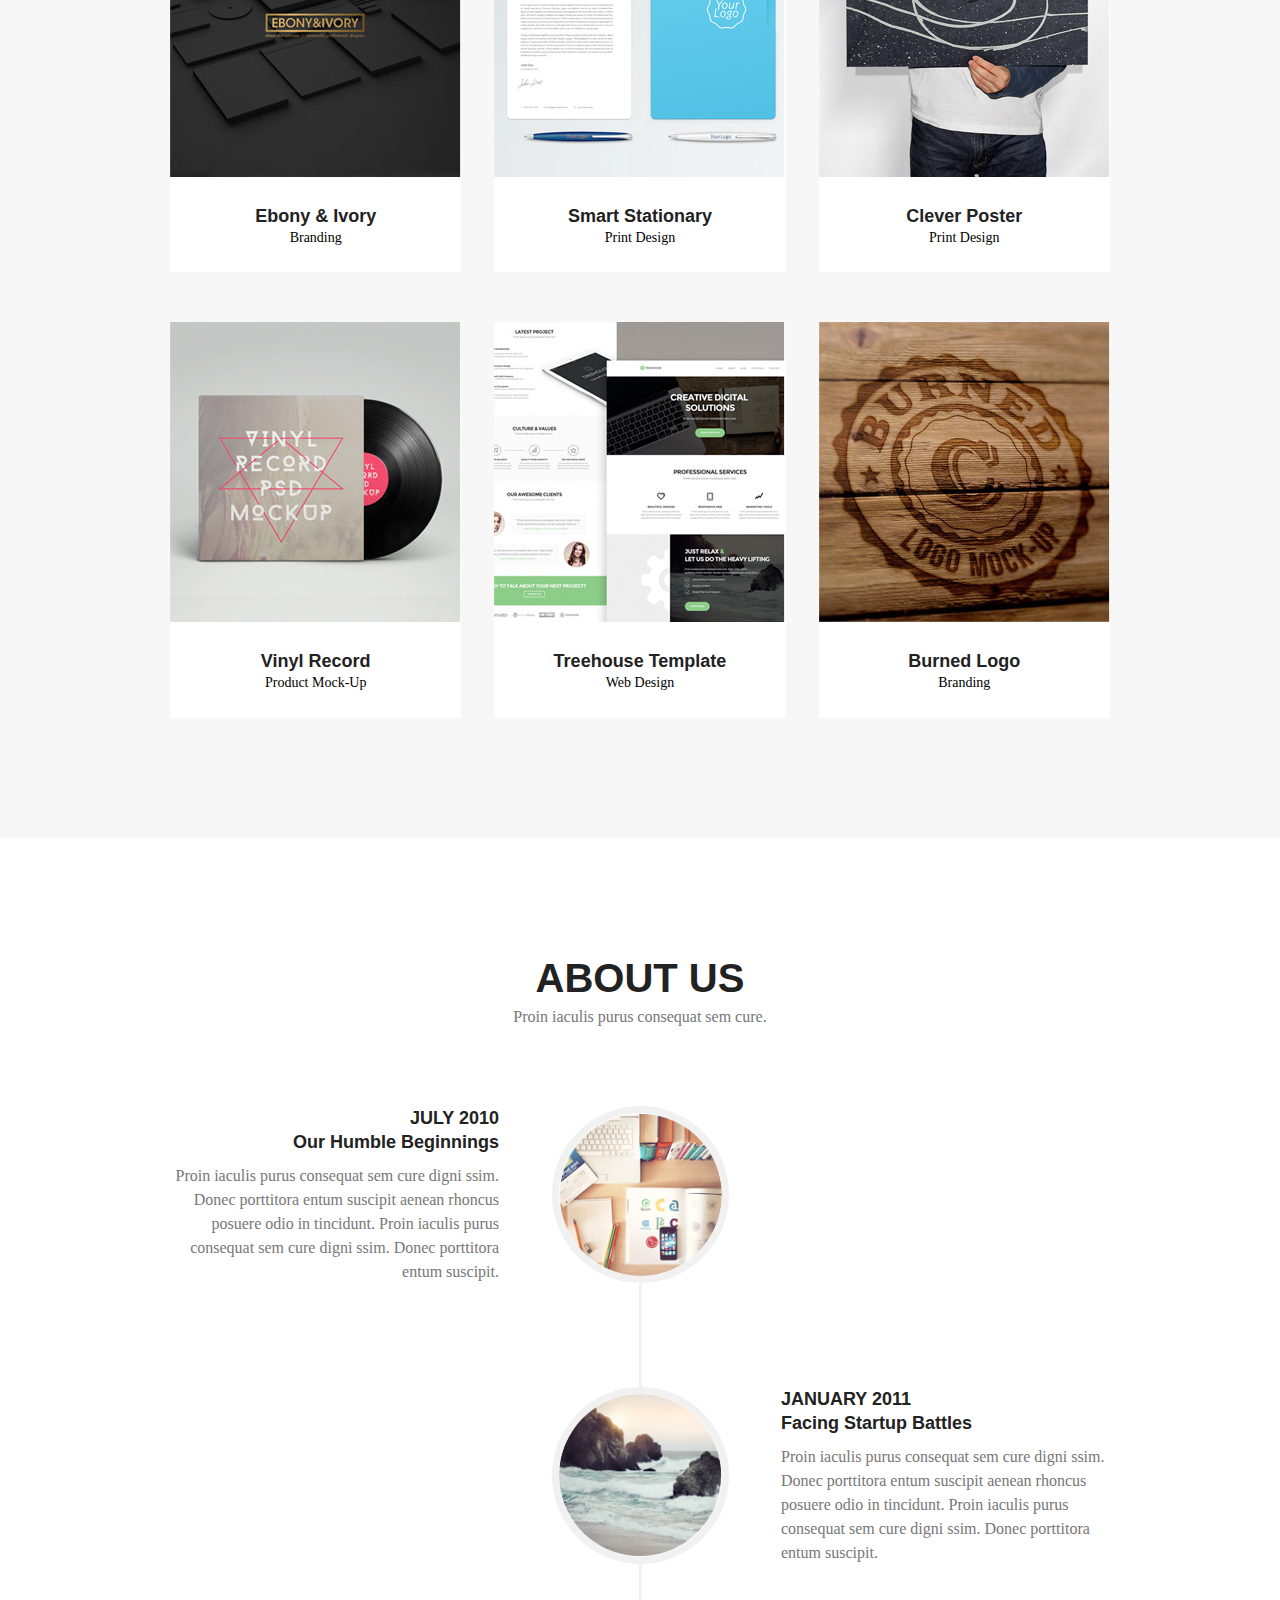
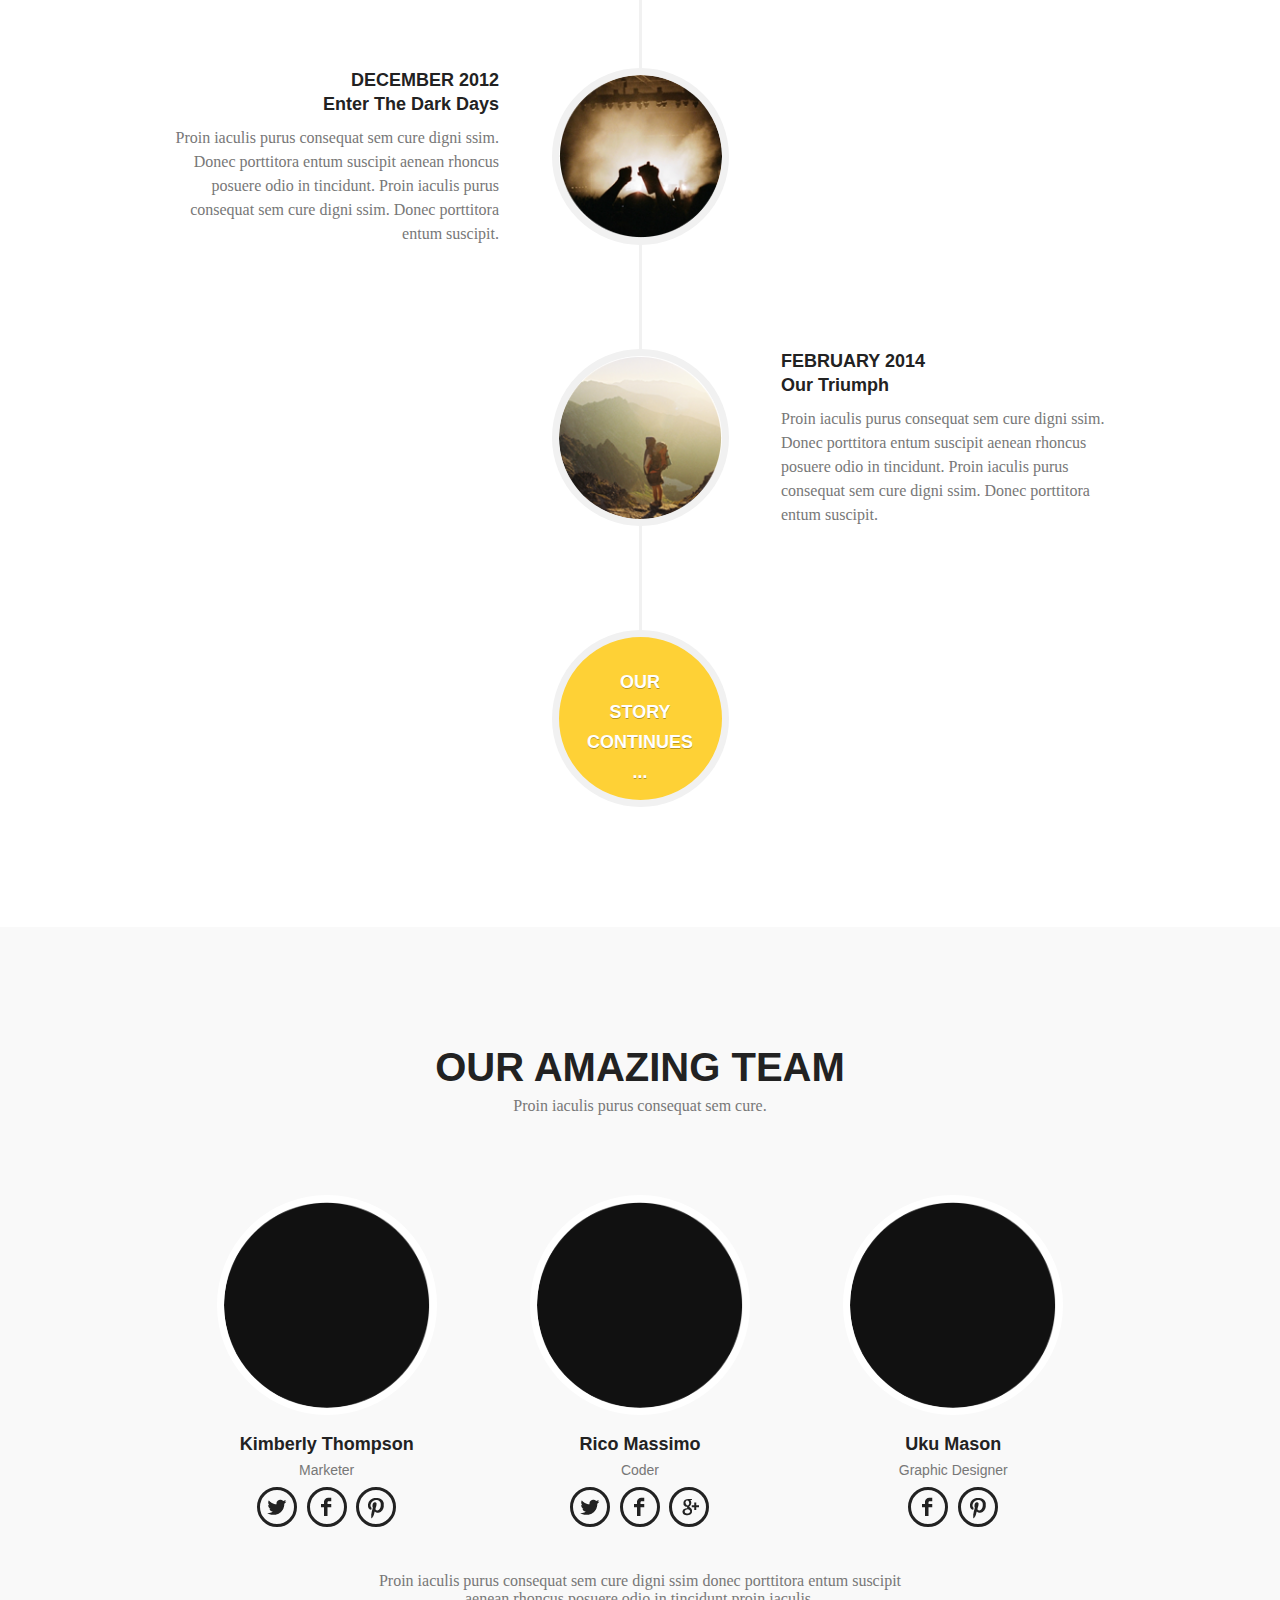
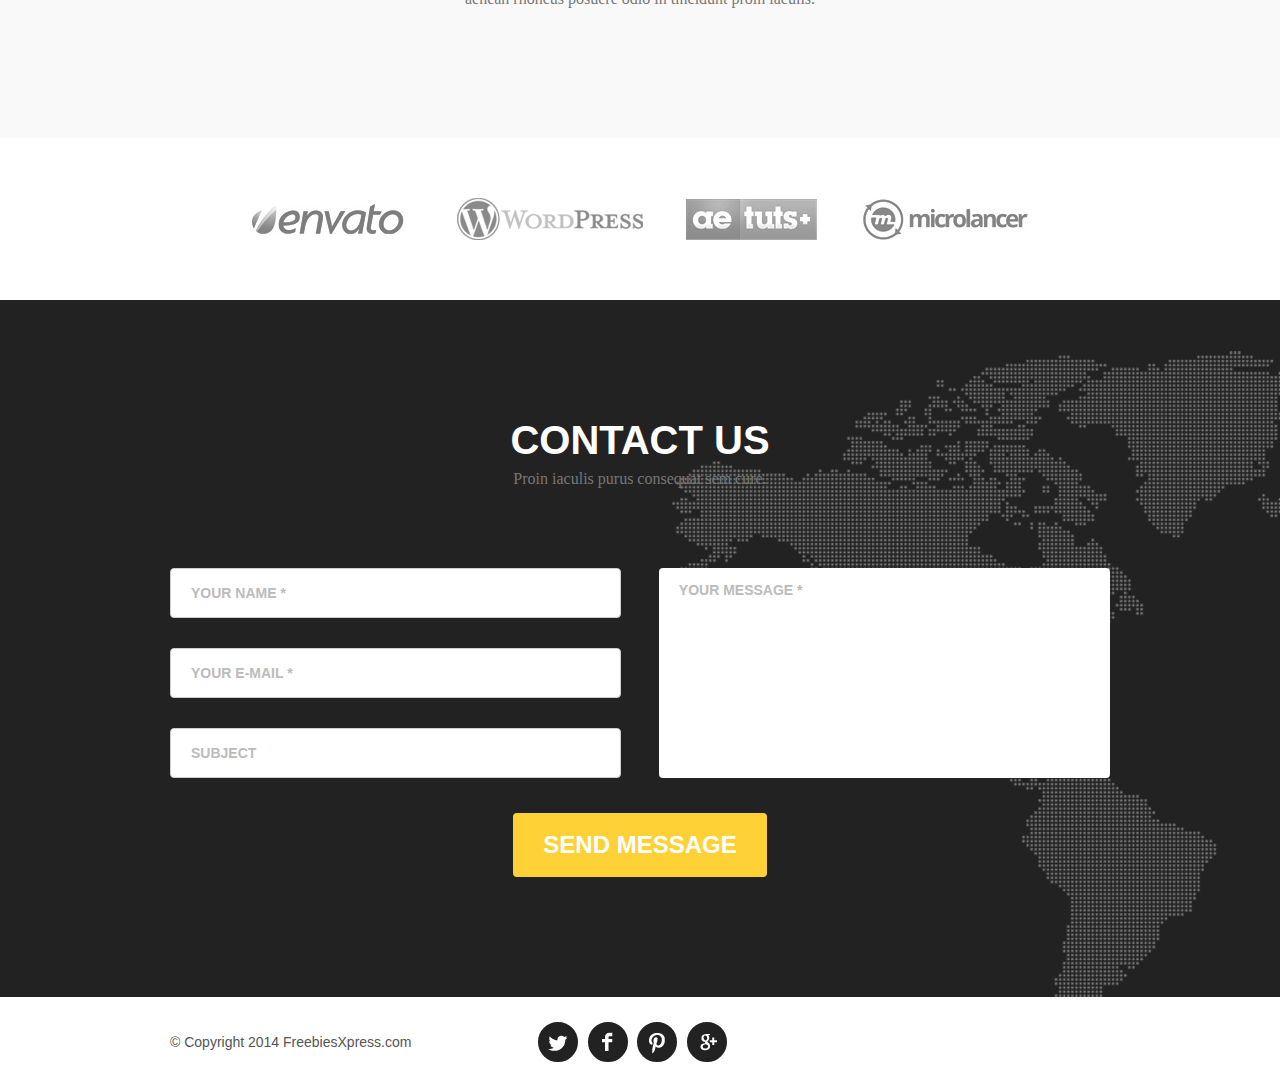
<file: pagePsd2/HtmlPage.html>
﻿<!DOCTYPE html>
<html>
<head>
<meta http-equiv="Content-Type" content="text/html; charset=utf-8"/>
    <title></title>
	<meta charset="utf-8" />
    <link rel="stylesheet" href="css/reset.css" />
    <link rel="stylesheet" href="css/StyleSheet.css"/>
	<!--Під екран 720-->
    <style>
        @media (max-width:720px) {
            .container{
                position:relative;
                max-width:700px;
                margin:0 auto;
            }

            .logo{
            margin-left:20px;
        }

            .nav{
                text-align:right;
                height:30px;
            }

            .nav a{
            font-size:25px;
        }

            .nav li{
            float:none;
            margin-right:40px;
            
        }

            .nav li:not(:first-child){
            margin-top:20px;
        }


            .nav li:last-child{margin-right:40px;}

            #home{
                padding-top:350px;
                height:720px;
            }

            .portfolio-item{
            display:inline-block;
            vertical-align: top;
            width:45%;
            float:left;
            margin:auto 2%;
            margin-bottom:50px;
        }

            .portfolio-item:nth-child(3n){
            margin-right:2%;
        }

        .portfolio-item:nth-last-child(1),
        .portfolio-item:nth-last-child(2),
        .portfolio-item:nth-last-child(3){
            margin-bottom:50px;
        }

        #brand a{
            padding-top:20px;
        }

        #form1{
            margin:0 auto;
            width:90%;
        }

        #contact p{
            color:#fff;
        }

        #copyright p{
            padding-left:20px;
        }

        }
    </style>

    <script type="text/javascript" src="js/jquery-1.10.2.min.js"></script>
    <script type="text/javascript" src="js/JavaScript.js"></script>
</head>
<body>
    <div id="wrapper">
        <div id="header">
            <div class="container">
                <div class="logo clearfix">
                    <a href="#">
                        <img src="images/logo.png" alt="" />
                    </a>
                </div>
                <ul class="nav clearfix">
                    <li class="d-on720"><a href="#">Home</a></li>
                    <li class="nd-on720"><a href="#">Services</a></li>
                    <li class="nd-on720"><a href="#">Portfolio</a></li>
                    <li class="nd-on720"><a href="#">About</a></li>
                    <li class="nd-on720"><a href="#">Contact</a></li>
                </ul>
            </div>
        </div>
        <div id="home">
            <div class="container">
                <h3>Welcome To Our Studio!</h3>
                <h1>It’s nice to Meet you</h1>
                <button class="btn">Tell Me More</button>
            </div>
        </div>
        <div id="services" class="box">
            <div class="container">
                <h2 class="title">Services</h2>
                <p class="descr">Proin iaculis purus consequat sem cure. </p>
                <div class="services-wrap clearfix">
                    <div class="services-ithem commerce">
                        <h5 class="title">E-Commerce</h5>
                        <p>
                            Proin iaculis purus consequat sem cure
                            digni ssim. Donec porttitora entum suscipit
                        </p>
                    </div>
                    <div class="services-ithem responsive">
                        <h5 class="title">Responsive Web</h5>
                        <p>
                            Proin iaculis purus consequat sem cure
                            digni ssim. Donec porttitora entum suscipit
                        </p>
                    </div>
                    <div class="services-ithem security">
                        <h5 class="title">Web Security</h5>
                        <p>
                            Proin iaculis purus consequat sem cure
                            digni ssim. Donec porttitora entum suscipit
                        </p>
                    </div>
                </div>
            </div>
        </div>
        <div id="potfolio" class="box">
            <div class="container">
                <h2 class="title">Our portfolio</h2>
                <p class="descr">Proin iaculis purus consequat sem cure. </p>
                <div class="potfolio-wrap clearfix">
                    <div class="portfolio-item">
                        <a href=""><img src="images/p-item1.jpg" alt="" /></a>
                        <div class="p-ithem-footer">
                            <h5 class="title">Ebony & Ivory</h5>
                            <span>Branding</span>
                        </div>
                    </div>
                    <div class="portfolio-item">
                        <a href=""><img src="images/p-item2.jpg" alt="" /></a>
                        <div class="p-ithem-footer">
                            <h5 class="title">Smart Stationary</h5>
                            <span>Print Design</span>
                        </div>
                    </div>
                    <div class="portfolio-item">
                        <a href=""><img src="images/p-item3.jpg" alt="" /></a>
                        <div class="p-ithem-footer">
                            <h5 class="title">Clever Poster</h5>
                            <span>Print Design</span>
                        </div>
                    </div>
                    <div class="portfolio-item">
                        <a href=""><img src="images/p-item4.jpg" alt="" /></a>
                        <div class="p-ithem-footer">
                            <h5 class="title">Vinyl Record</h5>
                            <span>Product Mock-Up</span>
                        </div>
                    </div>
                    <div class="portfolio-item">
                        <a href=""><img src="images/p-item5.jpg" alt="" /></a>
                        <div class="p-ithem-footer">
                            <h5 class="title">Treehouse Template</h5>
                            <span>Web Design</span>
                        </div>
                    </div>
                    <div class="portfolio-item">
                        <a href=""><img src="images/p-item6.jpg" alt="" /></a>
                        <div class="p-ithem-footer">
                            <h5 class="title">Burned Logo</h5>
                            <span>Branding</span>
                        </div>
                    </div>

                </div>
            </div>
        </div>
        <div name="about" id="about" class="box">
            <div class="container">
                <h2 class="title">About Us</h2>
                <p class="descr">Proin iaculis purus consequat sem cure. </p>
                <div class="about-wrap clearfix">
                    <div class="about-item clearfix">
                        <div class="about-text left text-right">
                            <h5 class="title">JULY 2010<br /> Our Humble Beginnings</h5>
                            <p>Proin iaculis purus consequat sem cure
                                digni ssim. Donec porttitora entum suscipit
                                aenean rhoncus posuere odio in tincidunt. Proin
                                iaculis purus consequat sem cure digni
                                ssim. Donec porttitora entum suscipit.</p>
                        </div>
                        <div class="about-img left">
                            <img src="images/about-item1.png" alt="" />
                        </div>
                    </div>
                    <div class="about-item clearfix">
                        <div class="about-text right text-left">
                            <h5 class="title">JANUARY 2011<br />Facing Startup Battles</h5>
                            <p>
                                Proin iaculis purus consequat sem cure
                                digni ssim. Donec porttitora entum suscipit
                                aenean rhoncus posuere odio in tincidunt. Proin
                                iaculis purus consequat sem cure digni
                                ssim. Donec porttitora entum suscipit.
                            </p>
                        </div>
                        <div class="about-img right">
                            <img src="images/about-item2.png" alt="" />
                        </div>
                    </div>
                    <div class="about-item clearfix">
                        <div class="about-text left text-right">
                            <h5 class="title">DECEMBER 2012<br />Enter The Dark Days</h5>
                            <p>
                                Proin iaculis purus consequat sem cure
                                digni ssim. Donec porttitora entum suscipit
                                aenean rhoncus posuere odio in tincidunt. Proin
                                iaculis purus consequat sem cure digni
                                ssim. Donec porttitora entum suscipit.
                            </p>
                        </div>
                        <div class="about-img left">
                            <img src="images/about-item3.png" alt="" />
                        </div>
                    </div>
                    <div class="about-item clearfix">
                        <div class="about-text right text-left">
                            <h5 class="title">FEBRUARY 2014<br />Our Triumph</h5>
                            <p>
                                Proin iaculis purus consequat sem cure
                                digni ssim. Donec porttitora entum suscipit
                                aenean rhoncus posuere odio in tincidunt. Proin
                                iaculis purus consequat sem cure digni
                                ssim. Donec porttitora entum suscipit.
                            </p>
                        </div>
                        <div class="about-img right">
                            <img src="images/about-item4.png" alt="" />
                        </div>
                    </div>
                    <a href="" class="about-link">Our<br /> Story<br />  Continues <br />...</a>
                </div>
            </div>
        </div>
        <div id="team" class="box">
            <div class="container">
                <h2 class="title">our amazing team</h2>
                <p class="descr">Proin iaculis purus consequat sem cure. </p>
                <div class="team-wrap clearfix">
                    <div class="team-item">
                        <img src="images/team-img.png" height="220" width="220" alt="" />
                        <h5 class="title">Kimberly Thompson</h5>
                        <p class="cat">Marketer</p>
                        <div class="social">
                            <a href="#" class="ic-tw">&nbsp;</a>
                            <a href="#" class="ic-fb">&nbsp;</a>
                            <a href="#" class="ic-pn">&nbsp;</a>
                        </div>
                    </div>
                    <div class="team-item">
                        <img src="images/team-img.png" height="220" width="220" alt="" />
                        <h5 class="title">Rico Massimo</h5>
                        <p class="cat">Coder</p>
                        <div class="social">
                            <a href="#" class="ic-tw">&nbsp;</a>
                            <a href="#" class="ic-fb">&nbsp;</a>
                            <a href="#" class="ic-gl">&nbsp;</a>
                        </div>
                    </div>
                    <div class="team-item">
                        <img src="images/team-img.png" height="220" width="220" alt="" />
                        <h5 class="title">Uku Mason</h5>
                        <p class="cat">Graphic Designer</p>
                        <div class="social">
                            <a href="#" class="ic-fb">&nbsp;</a>
                            <a href="#" class="ic-pn">&nbsp;</a>
                        </div>
                    </div>
                </div>
                <p class="descr">Proin iaculis purus consequat sem cure  digni ssim donec porttitora entum suscipit<br />
aenean rhoncus posuere odio in tincidunt proin iaculis. </p>
            </div>
        </div>
        <div id="brand">
            <div class="container">
                <a href="#"><img src="images/envato.jpg" alt="" /></a>
                <a href="#"><img src="images/wordpress.png" alt="" /></a>
                <a href="#"><img src="images/tuts.jpg" alt="" /></a>
                <a href="#"><img src="images/microlancer.jpg" alt="" /></a>
            </div>
        </div>
        <div id="contact" name="contact" class="box">
            <div class="container">
                <h2 class="title">Contact us</h2>
                <p class="descr">Proin iaculis purus consequat sem cure.</p>
                <form action="#" id="form1">
                    <div class="clearfix">
                        <div class="left">
                            <input placeholder="your Name *" type="text" value="" />
                            <input placeholder="your e-mail *" type="text" value="" />
                            <input placeholder="subject" type="text" value="" />
                        </div>
                        <div class="right">
                            <textarea placeholder="Your message *" cols="0" rows="0"></textarea>
                        </div>
                    </div>
                    <input class="btn" type="submit" value="Send Message" />
                </form>
            </div>
        </div>
        <div id="copyright">
            <div class="container clearfix">
                <p class="left">&copy; Copyright 2014 FreebiesXpress.com</p>
                <div class="social">
                    <a href="#" class="ic-tw black">&nbsp;</a>
                    <a href="#" class="ic-fb black">&nbsp;</a>
                    <a href="#" class="ic-pn black">&nbsp;</a>
                    <a href="#" class="ic-gl black">&nbsp;</a>
                </div>
            </div>
        </div>
    </div>
</body>
</html>
</file>
<file: pagePsd1/css/StyleSheet.css>
﻿.pagewrapper {
            height:100%;
            background-color:#fff;
            font:15px 'PT Sans', sans-serif;
            margin:auto;
        }

        .container{
            width:auto;
            margin:auto;
            margin-right:260px;
        }
        input{
           outline: none;
           border:none;
           color:#000;
           font:15px 'PT Sans', sans-serif;
        }

        input[type="button"] {
           cursor: pointer;
           background-color:#fff;
        }    

        a{
            position:relative;
            outline:none;
            border:none;
            -webkit-transition-property:all;
            transition-property: all;
            -webkit-transition-duration: .5s;
            transition-duration: .5s;
        }
</file>
<file: pagePsd1/css/AllSideBar.css>
﻿        /*Початок сайдбару*/
        .allSidebar{
            background-color:#161a1b;
            position:relative;
            top:0;
            margin-right:-20px;
        }

        .top_sidebar{
            border:red solid 0px;
	        height:48px;
            max-width: 1180px;
            margin: 0 auto;
            position:relative;
        }
        .top_sidebar a{
            color:#929c9f;
        }
        
        .top_sidebar a:active,.top_sidebar a:focus,.top_sidebar a:hover{
            color:#dcdf3c;
        }

        /*Лівий верній сайдбар*/
        .left_top_sidebar{
            position:absolute;
            display:block;
            z-index:1;
            padding-top:15px;
            height:100%;
            min-width:50%;
            background-color:#161a1b;
            margin-left:60px;            
        }  
             
        .left_top_sidebar a{
            margin-right:30px;
            text-transform:uppercase;
            font-size:15px;
        }
        .left_top_sidebar a:last-child{
            margin-right:0;
        }

        /*Кінець лівого верхнього сайдбару*/


        /*Правий верхній сайдбар*/
        .right_top_sidebar {
            position:absolute;
            top:0;
            right:0;
            height:48px;
        }

        .right_top_sidebar *{
            display:inline-block;
        }

        /*Вибрір мови*/
        .len {
            height:100%;
            padding:0 5px;
            margin-right: 22px;
            margin-left: 37px;
            position:relative;
            top:-2px;
            -webkit-transition-property:all;
            transition-property: all;
            -webkit-transition-duration: .5s;
            transition-duration: .5s;
            font-size:22px;
        }

        .len,.fontTrigger{
            padding-top:10px;
        }

        .len span{
            font-size:12px;
            margin-left:7px;
        }

        .len:hover{
            background-color:#dce123;
        }

        .len:hover a{
            color:#212628;
        }

        .len .en{
            height:0;
            width:100%;
            position:absolute;
            top:48px;
            left:0;
            padding-left:5px;
            padding-top:8px;
            background-color:#dce123;
            opacity:0;
            box-shadow: 0 14px 10px 5px rgba(0,0,0,0.5);
            -webkit-transition-property:all;
            transition-property: all;
            -webkit-transition-duration: .5s;
            transition-duration: .5s;

        }

        .len:hover .en{
            height:48px;
            opacity:1;
            z-index:1;
         }

        .en:hover{
            background-color:#f4f750;
        }

        /*Зміна шрифту*/
        .bigFt{
            font-size:24px;
        }

        .smalFt{
            font-size:14px;
            margin-right:4px;
        }

        .smalFt span{
            opacity:0;
        }

        .fontTrigger:hover a {
            padding: 0 10px;
        }

        .fontTrigger:hover .smalFt span { opacity:1}

        .fontTrigger:hover li:last-child a::before { 
            content: ""; 
            width: 1px; 
            height: 100%; 
            background-color: #929c9f; 
            position: absolute; 
            left: -5px;
        }

        .topSidebarButton{
            width:33px;
            height:28px;
            background-image:url(../images/sidebar_button_640_1a.png);
            background-repeat:no-repeat;
            position:absolute;
            display:none;
        }

        /*Кінець правого верхнього сайдбару*/


        /* Початко правого сайдбару*/
        #right_sidebar{
            width:240px;
            height:100%;
            position:fixed;
            right:0;
            top:0;
            background-color:#212628;
            color:#929c9f;
        }

        .right_sidebarMain{
            position:relative;
            background-color:#212628;
            z-index:1;
        }

        #right_sidebar a{
            font:17px Roboto, sans-serif;
        }

        .search{
            height:48px;
            background-color:#161a1b;
            background-image:url(../images/search.png);
            background-repeat:no-repeat;
            background-position:12px;
            margin-bottom:30px;
        }

        .search input{
            color:#929c9f;
            background-color:#161a1b;
            font:17px Roboto, sans-serif;
            margin-top:13px;
            margin-left:40px;
            letter-spacing:-0.5px;
        }

        .lable{
              font: 17px 'PT Sans',sans-serif;
              font-weight:bold;
              padding:5px 0;
              padding-left:40px; 
              color:#4b5153;
        }

        .enterToWB{
            margin-top:15px;
            background-image:url(../images/key.png);
        }

        .ViddilAndBank{
            background-image:url(../images/mark_map.png);
        }

        .onlineCol{
            width:240px;
            background-color:#161a1b;
            background-image:url(../images/icon_chat.png);
            border:none!important;
        }

        .ent_vidd_onl{
            border:1px solid #2f3335;
            padding-top:15px;
            padding-bottom:16px;
            padding-left:40px;
            background-repeat:no-repeat;
            background-position:12px;
            -webkit-transition-property:all;
            transition-property: all;
            -webkit-transition-duration: .5s;
            transition-duration: .5s; 
        }

        .ent_vidd_onl a{
            color:#dcdf3c;
        }

        .ent_vidd_onl:hover,.ent_vidd_onl:focus{
            background-color:#dcdf3c;
        }

        .ent_vidd_onl:hover a,.ent_vidd_onl:focus a{
            color:#212628;
        }

        .ent_vidd_onl:active{
            background-color:#c2c52e;
        }

        .enterToWB:hover, .enterToWB:focus{
            background-image:url(../images/keyHover.png);
        }
        
        .ViddilAndBank:hover,.ViddilAndBank:focus{
            background-image:url(../images/markMapHover.png);
        }

        .onlineCol:hover,.onlineCol:focus{
            background-image:url(../images/icon_chat-hover.png);
        }

        .SideBarsContainer{
            margin:15px 0;
        }

        .SideBarsContainer a{
            width:240px;
            display:block;
            padding:15px 0;
            padding-left:40px;
            color:#f8fafc;
        }

        .bgSlide{
            width:5.5px;
            -webkit-transition-property:all;
            transition-property: all;
            -webkit-transition-duration: .5s;
            transition-duration: .5s;
        }
        
        .bgSlidePurple{
            background-color:#b99dc4;
        }

        .bgSlideOrange{
            background-color:#fbaa69;
        }

        .bgSlide:hover{
            width:100%;
        }
        
        .right_sidebarBottom{
            position:absolute;
            left:0;
            bottom:0;
            color:#4b5153;
            z-index:0;
        }

        .tel{
            padding:6.2px 0;
            padding-left:40px; 
            margin-bottom:14px;
            background-image:url(../images/phone.png);
            background-repeat:no-repeat;
            background-position:12px,10px;
        }

        .tel a,.onlineCol a {
            color:#fff;
        }       

        /*Кінець правого сайдбару*/
</file>
<file: pagePsd1/css/AllHeader.css>
﻿/*Хедер*/
        header{
                background-color:#fff;
                height:70px;
                max-width: 1180px;
                margin: 0 auto;
                color:#fff;
                position:relative;
                }
        .logo{
                position:absolute;
                left:40px;
                top:18px;
                z-index:1;
                }

        .headerBar{
                top:22.5px;
                float:right;
                font-size:17px;
                text-transform:uppercase;
                color:#000;
                position:relative;
        }
        .headerLi > li{
            float:left;
            padding:13px 22.48px 13px 19.57px;
            position:relative;

        }
        .headerLi >li:last-child{
            padding-right:20px;
        }

        .headerLi li:hover {
            background-color:#dcdf3c;
        }

        .headerLi li:hover .SubHeader{
            z-index:2;
            min-height:200px;
            max-height: 1000px;
            /*overflow-y:scroll;*/
            -webkit-transform: perspective(400px) rotate3d(0, 0, 0, 0);
            -moz-transform: perspective(400px) rotate3d(0, 0, 0, 0);
            -ms-transform: perspective(400px) rotate3d(0, 0, 0, 0);
            -o-transform: perspective(400px) rotate3d(0, 0, 0, 0);
            transform: perspective(400) rotate3d(0, 0, 0, 0);
        }

        .SubHeader{
            background-color:#dcdf3c;
            position:absolute;
            left:0;
            top:40px;
            padding-left: 10px;
            box-shadow: 0 18px 15px 5px rgba(0,0,0,0.5);
            text-transform:none;

            /* Щоб зховати треба закоментувати*/

            /*display:block;
            visibility: visible;
            max-height: 530px;*/

             /* Щоб був ефект треба розкоментувати*/
            z-index:2;
            -webkit-transform: perspective(400px) rotate3d(1, 0, 0, -90deg);
            -moz-transform: perspective(400px) rotate3d(1, 0, 0, -90deg);
            -ms-transform: perspective(400px) rotate3d(1, 0, 0, -90deg);
            -o-transform: perspective(400px) rotate3d(1, 0, 0, -90deg);
            transform: perspective(400px) rotate3d(1, 0, 0, -90deg);
            -webkit-transform-origin: 50% 0;
            -moz-transform-origin: 50% 0;
            -ms-transform-origin: 50% 0;
            -o-transform-origin: 50% 0;
            transform-origin: 50% 0;
            -webkit-transition: 350ms;
            -moz-transition:350ms;
            -ms-transition:350ms;
            -o-transition:350ms;
            transition: 350ms;  
        }
        

        .SubHeader ul> li{
            position:relative;
            width:270px;
            margin-right:5px;
            height:50px;
        }

        .SubHeader li:last-child{
            margin-bottom:20px;
        }
        
        .headerBarLable{
            color:#4b5153;
            font-size:15px;
            height:50px;
            padding: 18.5px 0;
            margin-left:9.45px;
        }

        .SubHeader a{
            display:block;
            width:270px;
            padding: 13.4px 0;
            padding-left:9px;
        }

        .InlineLable{
            position:absolute;
            margin:0;
            top:-3px;
            left:90px;
        }
        
         .bgSlideYellow{
             width:0;
             /*height:50px;*/
             background-color:#f4f750;
        } 

         /*.bgSlideYellow:hover{
             width:100%;
             background-color:#f4f750;
        }*/

         .otherSection4Coll{
             left:-900px;
             width:1160px;
             overflow: hidden;
         }

         .otherSection2Coll{
             width:600px;
         }

         .otherSection ul  {
             float:left;
             margin-right:5px;
         }
         
         /*.otherSection a{
             width:275px;
         }*/

         .SubHeadercalk{
             clear:both;
             /*width:100%;*/
             border-top:1px solid #c2c52e;
         }

         .SubHeadercalk a{
             /*display:block;*/
             /*width:250px;*/
             max-width:250px;
             height:64px;
             margin-top:20px;
             margin-bottom:19px;
             background-color:#c2c52e;
             /*font-size:18px;*/
             padding-top:20.67px;
             padding-left:25.6px;
         }

         .SubHeaderSearch{
             height:60px;
             width:100%;
             border-bottom:1px solid #c2c52e;
         }
         .SubHeaderSearch input[type="text"]{
             /*outline: none;
             border:none;*/
             background-color:#dcdf3c;
             background-image:url(../images/searchBlack.png);
             background-repeat:no-repeat;
             background-position:12px;
             height:100%;
             width:90%;
             font-size:24px;
             color:#4b5153;
             /*font: Arial, sans-serif;*/
             font-weight:bold;
             padding-left:45px;
         }

         .SubHeaderSearch input[type="button"]{
             float:right;
             /*border:none;
             outline: none;*/
             background-color:#dcdf3c;
             background-image:url(../images/buttonSearchClear.png);
             background-repeat:no-repeat;
             width:36px;
             height:36px;
             margin-right:20px;
             margin-top:12.8px;

         }
         /*.SubHeaderSearch input[type="button"]:hover{
             cursor:pointer; 
         }*/

         .SubHeaderSearch input[type="button"]:active{
             /*cursor:pointer;*/
             background-image:url(../images/buttonSearchClearActive.png);
             background-repeat:no-repeat;
         }

         .SubHeader  a:active{
             background-color:#c2c52e;
             /*height:auto;
             border:none;
             outline: none;*/
         }

         .SubHeadercalk a:active{
             background-color:#c2c52e;
             /*height:64px;
             border:none;
             outline: none;
             width:auto;*/
         }
</file>
<file: pagePsd1/css/mainContent.css>
﻿
/*Вбудований контейнер*/
.inContainer{
            height:100%;
            /*border:1px solid red;*/
            position:relative;
            max-width:1180px;
            /*min-width:700px;*/
            margin: 0 auto;
            padding-left:60px;
            padding-top:50px;
            padding-bottom:80px;
        }

        .inContainer p{
            margin-top:15px;
            /*line-height:1.3em;*/
            
            font:17px Roboto, sans-serif;
            /*line-height:25px;*/
        }

        .loyalty p, .FAQ p{
            max-width:430px;
        }
        .How p,.promo p{
            max-width:500px;
        }

        .inContainer h1{
            font-weight:bold;
            /*padding-top:40px;*/
            font-size:42px;
        }

        .inContainer h2{
            /*margin-top:40px;
            padding-top:20px;*/
            font-weight:bold;
            font-size:38px;
        }

        .inContainer h3{
            margin-top:20px;
            font-size:22px;
            font-weight:bold;
        }

        .inContainer ul{
           margin-top:25px;
           margin-left:22px;
           list-style:url(../images/check.png);
           width:500px;
        }

        .inContainer li{
            margin-top:13px;
        }


        .inContainer input{
           /*font: 12pt Arial,sans-serif;*/
           height:36px;
           /*outline: none;*/
           color:#000!important;
           margin-top:20px;
       }

        /*.inContainer input[type=button]:hover{
            cursor:pointer;
        }
        .inContainer input[type=reset]:hover{
            cursor:pointer;
        }
        .inContainer input[type=submit]:hover{
            cursor:pointer;
        }*/

        .inContainer input[type="text"]:active{
            border-color:#dcdf3c;
            color:#000;
        }

        .inContainer input[type="text"]:focus{
            border-color:#dcdf3c;
            color:#000;
        }

        .inContainer input[type="button"]{
           /*display:inline-block;*/
           height:48px;
           border-width:2px;
           border-style: solid;
           padding:0 28px;
           /*background-color:#fff;*/
       }

       /*.inContainer input[type="button"]:hover{
           background-color:#7196da;
       }

       .inContainer input[type="button"]:active{
           background-color:#557dc8;
           border-color: #557dc8;
       }*/

       .inContainer select{
           height:36px;
           /*font: 13pt Arial,sans-serif;*/
           padding-left:10px;      
           /*margin-left:10px;*/   
           outline: none;
           color:#000;

       }

       .inContainer input[type=checkbox]:hover{
           background-color:red;
       }




        /*slider*/
        .slider{
            background-color:#7196da;
            position:relative;
            color:#fff;
        }
        
        .slider h1{
            margin:0;
            /*padding-top:60px;*/
            font-size:96px;
        }

        .slider ul{
            list-style:none;
            margin-left:0;
        }

        .slider .inContainer> p{
            margin-top:38px;
            font-size:40px;
        }

        .slider ul li{
            /*margin-top:18px;*/
            font-size:22px;
            color:#384b6d;
         }

        .slider ul li:first-child{
            color:#fff;
        }

        .MinSumDep {
            margin-top:30px;
            color:#b8cbed;
            font-size:15px;
            /*padding-bottom:160px;*/
        }

        .MinSumDep p:last-child{
            margin:0;
            font-size:26px;
            color:#fff;
        }

        .sliderMark{
            position:absolute;
            /*padding-bottom:20px;*/
            width:35%;
            background-color:#dcdf3c;
            right:20px;
            bottom:-30px;
            color:#000;
            z-index:1;
        }

        .sliderMark p{
            margin:0;
            text-align:justify;
            /*margin-top:25px;*/
            font-size:13.7pt;
            padding-left:26px;
            padding-right:40px;
            padding:20px 40px 30px 26px;
        }
        /*slider*/


        /*Taxes*/
        .Taxes .inContainer{
            /*position:relative;*/
            background-color:#fff;
            padding-bottom:0;
        }

       .Taxes p{ 
           margin:0;
           /*font:13px Roboto, sans-serif;*/
       }

       /*.Taxes select{
           margin-left:10px;
           border:2px solid #7196da;
           vertical-align:middle;
       }*/
       /*
       .Taxes select:hover{
           background-color:#7196da;
       }

       .Taxes select:active{
           background-color:#557dc8;
           border-color: #557dc8;
       }*/

       .Taxes option:hover{
           background-color:#7196da;
       }

       .Taxes option:active{
           background-color:#557dc8;
       }
       
       .Taxes table{
           margin-top:35px;
           text-align:left;
           font-size:20px;
       }

       td{
           padding-top:26px;
       }

       col{
           width:150px;
       }

       td:first-child{
           font-family:Roboto, sans-serif;
       }

       tr:first-child{
           color:#b2b2b2;
           font-size:13px;
       }

       .blueButton input{
           border-color: #7196da;
       }

       .blueButton input:hover,.blueButton input:focus{
           background-color:#7196da;
       }

       .blueButton input:active{
           background-color:#557dc8;
           border-color: #557dc8;
       }





       .displayOn640{
           display:none;
       }
       
       /*Taxes*/


       /*How*/
       .How{
            /*margin-top:60px;*/
            /*height:500px;*/
            position:relative;
            background-color:#7196da;
            color:#fff;
       }

       .HowContent{
           width:55%;
           /*padding-bottom:20px;*/
       }

       /*.HowContent >*:not(h1){
           font-family:Roboto, sans-serif;
       }*/

       .HowContent h3{
           font-weight:bold;
           font-family:Roboto, sans-serif;
           padding-left:30px;
           background-image:url(../images/phone1.png);
           background-repeat:no-repeat;
           background-position:center left;
       }

       .HowContent ul{
           padding:20px 0 10px 0;
           margin:0;
           list-style:none;
       }

       .MapHow{
           position:absolute;
           top:0;
           right:0;
           width:30%;
           height:100%;
           background-image:url(../images/map.jpg);
           background-position-x:-150px;
           text-align:center; 
       }

       .MapHow input[type="button"]{
           /*position:absolute;*/
           margin-top:400px;
           bottom:19px;
           padding:0;
           width:90%;
           /*left:15px;
           right:15px;*/
       }
       /*How*/

       /*Form1*/
       .Form{
            /*margin-top:20px;*/
            border:1px solid #ebed88;
            /*height:560px;*/
            position:relative;
            background-color:#f8f8e7;
            /*padding-bottom:40px;*/
       }

       /*.Form*/ form{
           margin:auto;
           max-width:540px;
           text-align:left;
       }

       /*.Form form *{
           display:block;
       }*/

       .Form input,.Form label{
           /*margin-top:20px;*/
       }

       /*.Form*/ .radioBtn{
           margin:0;
           letter-spacing:-8px;
       }

       form input[type="button"]{
           border-color:#dcdf3c;
       }

       form .activeBtn{
           background-color:#dcdf3c;
       }

       form  input[type="button"]:hover{
           background-color:#f4f750;
           border-color:#f4f750;
       }

       form  input[type="button"]:active{
           background-color:#dcdf3c;
           border-color:#dcdf3c;
       }

       .dani{
           position:relative;
           width:100%;
       }

       .dani input{
           width:100%;
           border:2px solid #c6c6b9;
       }
     

       /*.Form input[type="submit"],.form2 input[type=button]{
           border-color:#dcdf3c;
           background-color:#fff;
       }

       .Form input[type="submit"]:hover,.form2 input[type=button]:hover{
           background-color:#f4f750;
           border-color:#f4f750;
       }

       .Form input[type="submit"]:active,.form2 input[type=button]:active{
           background-color:#dcdf3c;
           border-color:#dcdf3c;
       }*/

       form label{
           position:absolute;
           display:block;
           margin-top:29px;
           margin-left:10px;
       }
       /*Form1*/

       /*Form2*/
       .form2Margin{
           top:0;
           left:0;
           position:fixed;
           width:100%;
           height:100%;
           background-color:#fff;
           z-index:10;
           display:none;
       }

       .form2Margin >.inContainer{
           position:relative;
           margin:0 0;
           width:95%;
           max-width:none;
           
           top:50px;           
           background-color:#f8f8e8;
           border:1px solid #f2f2d9;
           height:100%;
           z-index:11;
       }

       .logo2{
           position:absolute;
           top:-52px;
       }

       #closeF2{
           background-color:#f8f8e8;
           background-image:url(../images/closeF2.png);
           background-repeat:no-repeat;
           width:22px;
           height:21px;
           position:absolute;
           top:20px;
           right:20px;
       }

       .form2{
           position:relative;
           left:50px;
           margin:0 auto;
           padding-top:30px;
           width:40%;
           /*height:100%;*/
       }

       .form2 h2{
           font-size:30px;
       }

       /*.form2 input{
           margin-top:5px;
           color:#dcdf3c;
       }*/

       /*.form2 input[type=button]{
           margin-top:40px;
       }*/

       .form2 input[type=reset]{
           /*display:inline-block;*/
           /*padding:0!important;
           margin:0!important;*/
           background-color:#ffc2bb;
           border:none;
           /*margin-top:5px!important;*/
           height:23px;
           width:135px;
       }

       /*.form2 label{
           position:relative;
           top:32px;
           padding-left:10px;
       }*/

       .form2 .show-task{
           margin-top:10px;
       }
       .form2 .show-task label{
           /*position:static;*/
           display:inline-block;
           /*top:0px;*/
           padding-left:10px;
           margin:0;
       }

        /*.form2 input[type="checkbox"]{
            position:relative;
            display:inline-block;
            padding:0;
            top:13px;
            margin:0;
            width:20px;
            
        }*/

        /*Form2*/

        /*promo*/

        .promo{
            margin-top:20px;
            color:#fff;
            background-repeat:no-repeat;
            height:300px;
        }

       .promo1{
            /*height:330px;*/
            position:relative;
            background-color:#6ad4a6;
            /*margin-top:20px;
            color:#fff;*/
            background-image:url(../images/promo_img1.png);
            /*background-repeat:no-repeat;*/
            background-position:right center;
       }

       .promo1Content{
           width:85%;
       }

       .promo1 img{
           position:absolute;
           bottom:10px;
           left:40px;
       }

       .promo2{
            /*height:340px;*/
            /*position:relative;*/
            background-color:#ebb641;
            /*margin-top:20px;
            color:#fff;*/
            background-image:url(../images/promo2_img1.png);
            /*background-repeat:no-repeat;*/
            background-position:right 15px;
       }

       .promo2Content p{
           /*padding-bottom:20px;*/
       }
       /*promo*/

       /*Foter*/
       footer{
            /*position:relative;*/
            background-color:#212628;
            margin-top:20px;
            color:#fff;
            /*padding-right:260px;*/
            /*padding-bottom:85px;*/
            margin-right:-20px;
       }

       footer .inContainer ul{
            list-style:none;
            width:100%;
            margin:0;
            margin-top:-20px;

       }

       footer ul li{
           padding:0;
           float:left;
           width:270px;
           /*padding-top:5px;*/
           margin-right:50px;
           padding-bottom:20px;
       }

       footer ul li p:first-child{
           padding:15px 0;
       }

       footer .inContainer p{
           margin-top:0;
           color:#585b5c;
       }

       footer a{
           padding:5px 0;
           display:block;
           float:none;
           color:#fff!important;
           /*-webkit-transition-property:all;
           transition-property: all;
           -webkit-transition-duration: .5s;
           transition-duration: .5s;*/ 
       }

       footer a:hover{
           color:#dbdc4c!important;
       }

       footer .social a{
           height:35px;
           width:35px;
           display:inline-block;
           margin-right:9px;
           background-repeat:no-repeat;
           background-position:center;
       }

       .socialFb{
           background-image:url(../images/fb.png);
       }

       .socialFb:hover{
           background-image:url(../images/fb_Hover.png);
           /*margin-right:9px;
           margin-top:15px;*/
       }

       .socialInsta{
           background-image:url(../images/insta.png);
       }

       .socialInsta:hover{
           background-image:url(../images/insta_Hover.png);
       }

       .socialTw{
           background-image:url(../images/tw.png);
       }

       .socialTw:hover{
           background-image:url(../images/tw_Hover.png);
       }

       .socialGp{
           background-image:url(../images/gp.png);
       }

       .socialGp:hover{
           background-image:url(../images/gp_Hover.png);
       }

       #license{
           clear:both;
           display:block;
           padding-top:40px;
       }
</file>
<file: pagePsd4/css/StyleSheet.css>
﻿       /*Загальні стилі*/
        html{
            font-size:14px;
        }

        body{
            background:url(../images/Background.jpg);
            font:14px/21px Ariadl,sans-serif;
        }

        @font-face{
            font-family:'Helvetica';
            src:url('../fonts/helveticaneuecyr-light.otf');
        }

        .page_wrap{
            margin:0 auto;
            width:960px;
            padding:0 10px;
        }

        /*Шапка*/
        .top_line{
            height:7px;
            background-color:#e2e2e2;
            opacity:.6;
            min-width:960px;
            width:100%;
        }

        .headrer_container{
            margin-top:42px;
            margin-bottom:48px;
        }

        .header{
            font-family: 'Pacifico', cursive;
            font-size:300%;
            padding-left:8px;
            color:#474747;
            padding-top:4px;
        }

        /*Навігація*/
        .nav ul{
            margin-right:-7px;
        }

        .nav li{
            float:left;
            padding-right:50px;
        }

        .nav li:last-child{
            padding:0;
        }

        .nav a{
            font-family: 'PT Sans', sans-serif;
            font-size:142.857%;
            color:#474747;
            width:auto;
            height:auto;
            position:relative;
            display:block;
        }

        .nav a:hover:after{
            content:'';
            position:absolute;
            display:block;
            height:0;
            width:0;
            border-top:9px solid #ebebeb;
            border-left:9px solid transparent;
            border-right:9px solid transparent;
            top:-40px;
            left:35%;
        }

        .nav span{
            font-family: 'PT Sans', sans-serif;
            display:block;
            font-size:60%;
            color:#a5a5a5;
            margin-left:.5px;
        }

        /*Слайдер*/
        .slider{
            width:940px;
            background:rgba(244,244,244,.9);
        }

        .slider_img{
            height:423px;
            position:relative;
        }

        .slider_img img{
            height:100%;
            width:100%;
        }

        .slide{
            display: none;
            position: absolute;
            top: 0;
            left: 0;
            width: 100%;
            height: 100%;
        }

        .active_slide{
            display:block;
        }

        /*Позиція слайду*/
        .slider_img ul{
            position:absolute;
            bottom:12px;
            right:15px;
        }

        .slider_img li{
            float:left;
            height:5px;
            width:23px;
            background-color:#fff;
            margin-right:7px;
        }

        .slider_img li:last-child{
            margin-right:0;
        }

        li.active_dot{
            background-color:#444;
        }

        /*Текст слайдера*/
        .slider_text{
            padding:18px 16px;
            padding-right:0;
            padding-bottom:19px;
        }

        .slider_text h5{
            font-weight:normal;
            font-size:114.286%;
            color:#474747;
        }

        .slider_text p{
            padding-top:9px;
            line-height:14px;
            font-size:85.714%;
            color:#474747;
            letter-spacing:-0.1px;
        }

        /*Статті*/
        .featured{
            margin-top:70px;
            margin-left:5px;
        }

        .featured_item{
            float:left;
            margin-right:26px;
            width:31.4%;
        }

        .featured_item:last-child{
            margin-right:0;
        }

        .featured_item h3.first_icon{
            background:url(../images/magnify-glass.png) 1px 3px;
        }

        .featured_item h3.second_icon{
            background:url(../images/star.png) 2px -1px;
        }

        .featured_item h3.third_icon{
            background:url(../images/msg.png) 2px 3px;
        }

        .featured_item h3.title{
            padding-left:75px;
            font-size:142.857%;
            color:#464646;
            margin-bottom:24px;
            background-repeat:no-repeat;
            padding-top:1px;
            line-height:24px;
        }

        .featured_item p,.item_text p{
            font-family:'Helvetica';
            font-size:85.714%;
            line-height:18px;
            color:#414141;
            padding-right:20px;
            margin-bottom:7.5px;
            letter-spacing:.2px;
        }

        button{
            display:inline-block;
            font-size:85.714%;
            font-weight:bold;
            color:#474747;
            background:url(../images/more.png) no-repeat left center;
            padding-top:2px;
            padding-left:26px;
        }

        /*Портфоліо*/
        .portfolio{
            margin-top:50px;
        }
        .last_work{
            text-align:center;
            background:url(../images/portfolio_bg.png)no-repeat 0 center;
        }

        .last_work h4{
            display:inline-block;
            background:#fff;
            padding:19px 28px;
            font-size:128.5714%;
            margin-left:5px;
        }

        .portfolio_item{
            float:left;
            width:220px;
            margin-top:35px;
            margin-right:20px;
        }

        .item_img{
            position:relative;
            height:120px;
        }

        .p_item_hover{
            position:absolute;
            top:0;
            left:0;
            width:100%;
            height:120px;
            background-color:rgba(0,0,0,.5);
            opacity:0;
            color:#fff;
            text-align:center;
            transition-property: opacity;
            -webkit-transition-duration: .5s;
            transition-duration: .5s;
        }

        .p_item_hover h6{
            padding-top:49px;
        }

        .portfolio_item:hover .p_item_hover{
            opacity:1;
        }

        .portfolio_item:last-child{
            margin-right:0;
        }

        .portfolio_item .item_text{
            margin-top:16px;
            margin-left:1px;
        }

        .item_text h6{
            color:#414141;
            padding-left:2px;
            margin-bottom:7px;
        }

        .item_text p{
            padding:0;
            margin-bottom:3.7px;
        }

        .item_text button{
            margin-left:4px;
        }

        /*Фотер*/
        footer{
            margin-top:62px;
            background:url(../images/Top-Line1.png) repeat-x;
            min-width:960px;
            
        }

        .footer{
            width:960px;
            margin:0 auto;
            padding:23px 14px 36px 14px;
            color:#9b9b9b;
            font-size:85.714%;
            font-family: 'PT Sans', sans-serif;
        }

        .footer span{
            color:#656565;
        }
</file>
<file: pagePsd2/css/StyleSheet.css>
﻿/*Сторінка*/       
body {
            height:100%;
            font:14px/18px 'Times Mew Roman',Times,sans-serif;
            background-color:#fff;
        }

        .container{
            max-width:940px;
            margin:0 auto;
        }


/*Хедер*/
        #header{
            position:absolute;
            top:20px;
            width:100%;
            padding:20px 0;
        }

        .logo{
            float:left;
        }

        .nav{
            float:right;
            padding-top:5px;
        }

        .nav li{
            float:left;
            margin-right:40px;
        }

        .nav li:last-child{margin-right:0;}
        .nav a{
            text-transform:uppercase;
            color:#fff;
            font:14px Arial,sans-serif;
        }

        .nav a:hover{
            color:#fed136;
        }

        #home{
            height:700px;
            padding-top:270px;
            text-align:center;
            color:#fff;
            text-transform:uppercase;
            background:#222 url(../images/home-bg.jpg) no-repeat center bottom;
            -webkit-background-size:cover;
            -moz-background-size:cover;
            -o-background-size:cover;
            background-size:cover;
        }

        #home h3{
            margin-bottom:40px;
            font: 40px/40px Arial,sans-serif;
        }

        #home h1{
            margin-bottom:50px;
            font: 75px/75px Arial,sans-serif;
        }

        .btn{
            text-transform:uppercase;
            display:inline-block;
            padding:20px 30px;
            font: bold 24px/24px Arial,sans-serif;
            background:#fed136;
            color:#fff;
            border:none;
            cursor:pointer;
            -webkit-border-radius:4px;
            -moz-border-radius:4px;
            -o-border-radius:4px;
            border-radius:4px;
        }

        .btn:hover{
            background:#daae17;
            color:#fff;
        }

        .box{
            padding:120px 0;
        }

        /*Сервіси*/
        #services{
            text-align:center;
        }

        h2.title{
            font:bold 40px/40px Arial,sans-serif;
            color:#222;
            text-transform:uppercase;
            margin-bottom:10px;
        }

        h5.title{
            font:bold 18px/18px Arial,sans-serif;
            color:#222;
            margin-bottom:10px;
        }
        .descr{
            color:#777;
            font-size:16px;
            margin-bottom:10px;
        }

        .services-wrap,
        potfolio-wrap,
        .about-wrap,#form1{
            padding-top:70px;
        }

        .services-ithem{
            float:left;
            width:33.33%;
            padding:90px 10px 0;
        }

        .commerce{
            background:url(../images/Icon-Basket.png) no-repeat center top;
        }

        .responsive{
            background:url(../images/Icon-Laptop.png) no-repeat center top;
        }

        .security{
            background:url(../images/Icon-Locked.png) no-repeat center top;
        }
        .services-ithem p{
            font-size:18px;
            line-height:24px;
            color:#777;
        }

        /*Портфоліо*/
        #potfolio{
            text-align:center;
            background:#f7f7f7;
        }

        .portfolio-item{
            width:31%;
            float:left;
            margin-right:3.5%;
            margin-bottom:50px;
            background:#fff;
            height:396px;
        }
        .portfolio-item:nth-child(3n){
            margin-right:0;
        }

        .portfolio-item:nth-last-child(1),
        .portfolio-item:nth-last-child(2),
        .portfolio-item:nth-last-child(3){
            margin-bottom:0;
        }

        .p-ithem-footer{
            padding:25px 20px;
        }

        .p-ithem-footer h5.title{
            margin-bottom:4px;
        }

        /*Про*/
        #about{
            text-align:center;
        }

        .about-text{
            width:35%;
        }

        .about-img{
            width:30%;
        }

        .about-img img,.about-link{
            display:inline-block;
            width:177px;
            height:177px;
            border:7px solid #f1f1f1;
            -webkit-border-radius:50%;
            -moz-border-radius:50%;
            -o-border-radius:50%;
            border-radius:50%;
        }

        .about-img:after{
            content:'';
            margin:0 auto;
            width:3px;
            height:104px;
            margin-top:-5px;
            background:#f1f1f1;
            display:block;
        }

        .about-text h5{
            line-height:24px;
        }

        .about-text p{
            font-size:16px;
            color:#777;
            line-height:24px;
        }

        .about-link{
            font:bold 18px/30px Arial,sans-serif;
            text-transform:uppercase;
            color:#fff;
            padding-top:30px; 
            background:#fed136;
            text-shadow:0 1px rgba(0,0,0,.3);
        }

        /*Команда*/
        #team{
            text-align:center;
            background:#f9f9f9;
        }

        .team-wrap{
            padding-top:70px;
        }

        .team-item{
            float:left;
            width:33.33%;
            padding:0 10px;
        }

        .team-item img{
            border:7px solid #fff;
            margin-bottom:15px;
            -webkit-border-radius:50%;
            -moz-border-radius:50%;
            -o-border-radius:50%;
            border-radius:50%;
        }

        .cat{
            font:14px/14px Arial,sans-serif;
            color:#777;
        }

        .social{
            margin-top:10px;
        }

        .social a{
            display:inline-block;
            width:40px;
            height:40px;
            border:3px solid #222;
            -webkit-border-radius:50%;
            -moz-border-radius:50%;
            -o-border-radius:50%;
            border-radius:50%;
            margin:0 3px;
            background:url(../images/social-sprite.png) no-repeat;
        }

        .social a.ic-tw{
            background-position:0 0;
        }

        .social a.ic-tw:hover{
            border-color:#00aced;
            background-color:#00aced;
            background-position:0 -40px;
        }

        .social a.ic-fb{
            background-position:-40px 0;
        }

        .social a.ic-fb:hover{
            border-color:#3b5998;
            background-color:#3b5998;
            background-position:-40px -40px;
        }

        .social a.ic-pn{
            background-position:-80px 0;
        }

        .social a.ic-pn:hover{
            border-color:#cb2028;
            background-color:#cb2028;
            background-position:-80px -40px;
        }

        .social a.ic-gl{
            background-position:-120px 0;
        }

        .social a.ic-gl:hover{
            border-color:#d95232;
            background-color:#d95232;
            background-position:-120px -40px;
        }

        #team p:last-child{
            margin-top:45px;
        }


        /*Бренд*/
        #brand{
            padding:60px 0;
            text-align:center;
        }

        #brand a{
            display:inline-block;
            margin-right:40px;
        }

        #brand a:last-child{
            display:inline-block;
            margin-right:0;
        }

        #brand img{
            vertical-align:middle;
        }

        /*Контакти*/
        #contact{
            text-align:center;
            background:#222 url(../images/maps-bg.png)no-repeat right bottom;
        }

        #contact h2.title{
            color:#fff;
        }

        /*Форма*/
        #form1 .left,
        #form1 .right{
            width:48%;
        }

        #form1 input[type="text"],
        #form1 textarea{
            width:100%;
            background:#fff;
            box-shadow:none;
            margin-bottom:30px;
            padding:15px 20px;
            font: bold 14px/14px Arial,sans-serif;
            color:#222;
            -webkit-border-radius:4px;
            -moz-border-radius:4px;
            -o-border-radius:4px;
            border-radius:4px;
        }

        #form1 input[type="text"]{
            height:50px;
            border:1px solid #ccc;
        }

        #form1 textarea{
            border:none;
            height:210px;
            resize:none;
        }

        ::-webkit-input-placeholder{
            font: bold 14px/14px Arial,sans-serif;
            color:#bbb;
            text-transform:uppercase;
        }

        ::-moz-placeholder{
            font: bold 14px/14px Arial,sans-serif;
            color:#bbb;
            text-transform:uppercase;
        }

        /*Копірайт*/
        #copyright{
            padding:25px 0;
        }

        #copyright p{
            margin-top:13px;
            font:14px/14px Arial,sans-serif;
            color:#555;
        }

        #copyright .social{
            margin:0;
            margin-left:365px;
        }

        .social a.black{
            background-color:#222;
        }

        .social a.ic-tw.black{
            background-position:0 -40px;
        }

        .social a.ic-fb.black{
            background-position:-40px -40px;
        }

        .social a.ic-pn.black{
            background-position:-80px -40px;
        }

        .social a.ic-gl.black{
            background-position:-120px -40px;
        }
</file>
